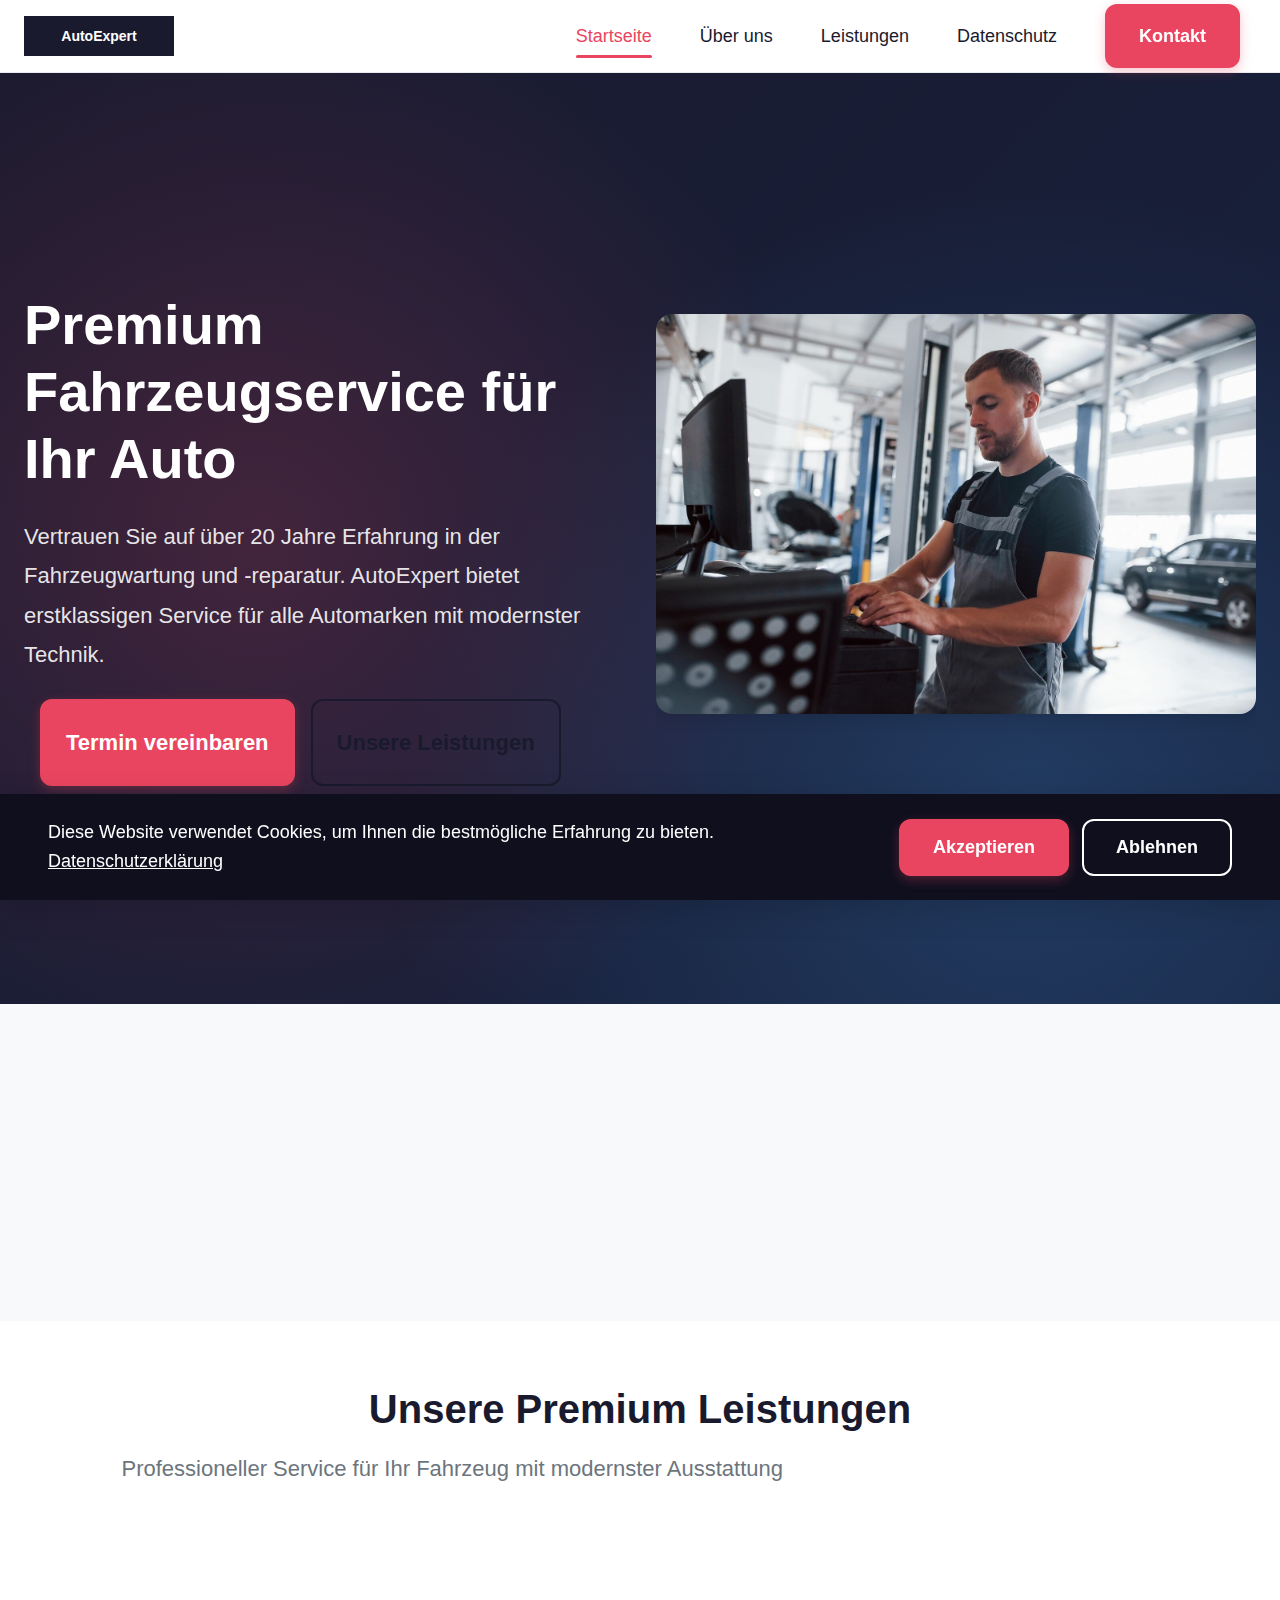
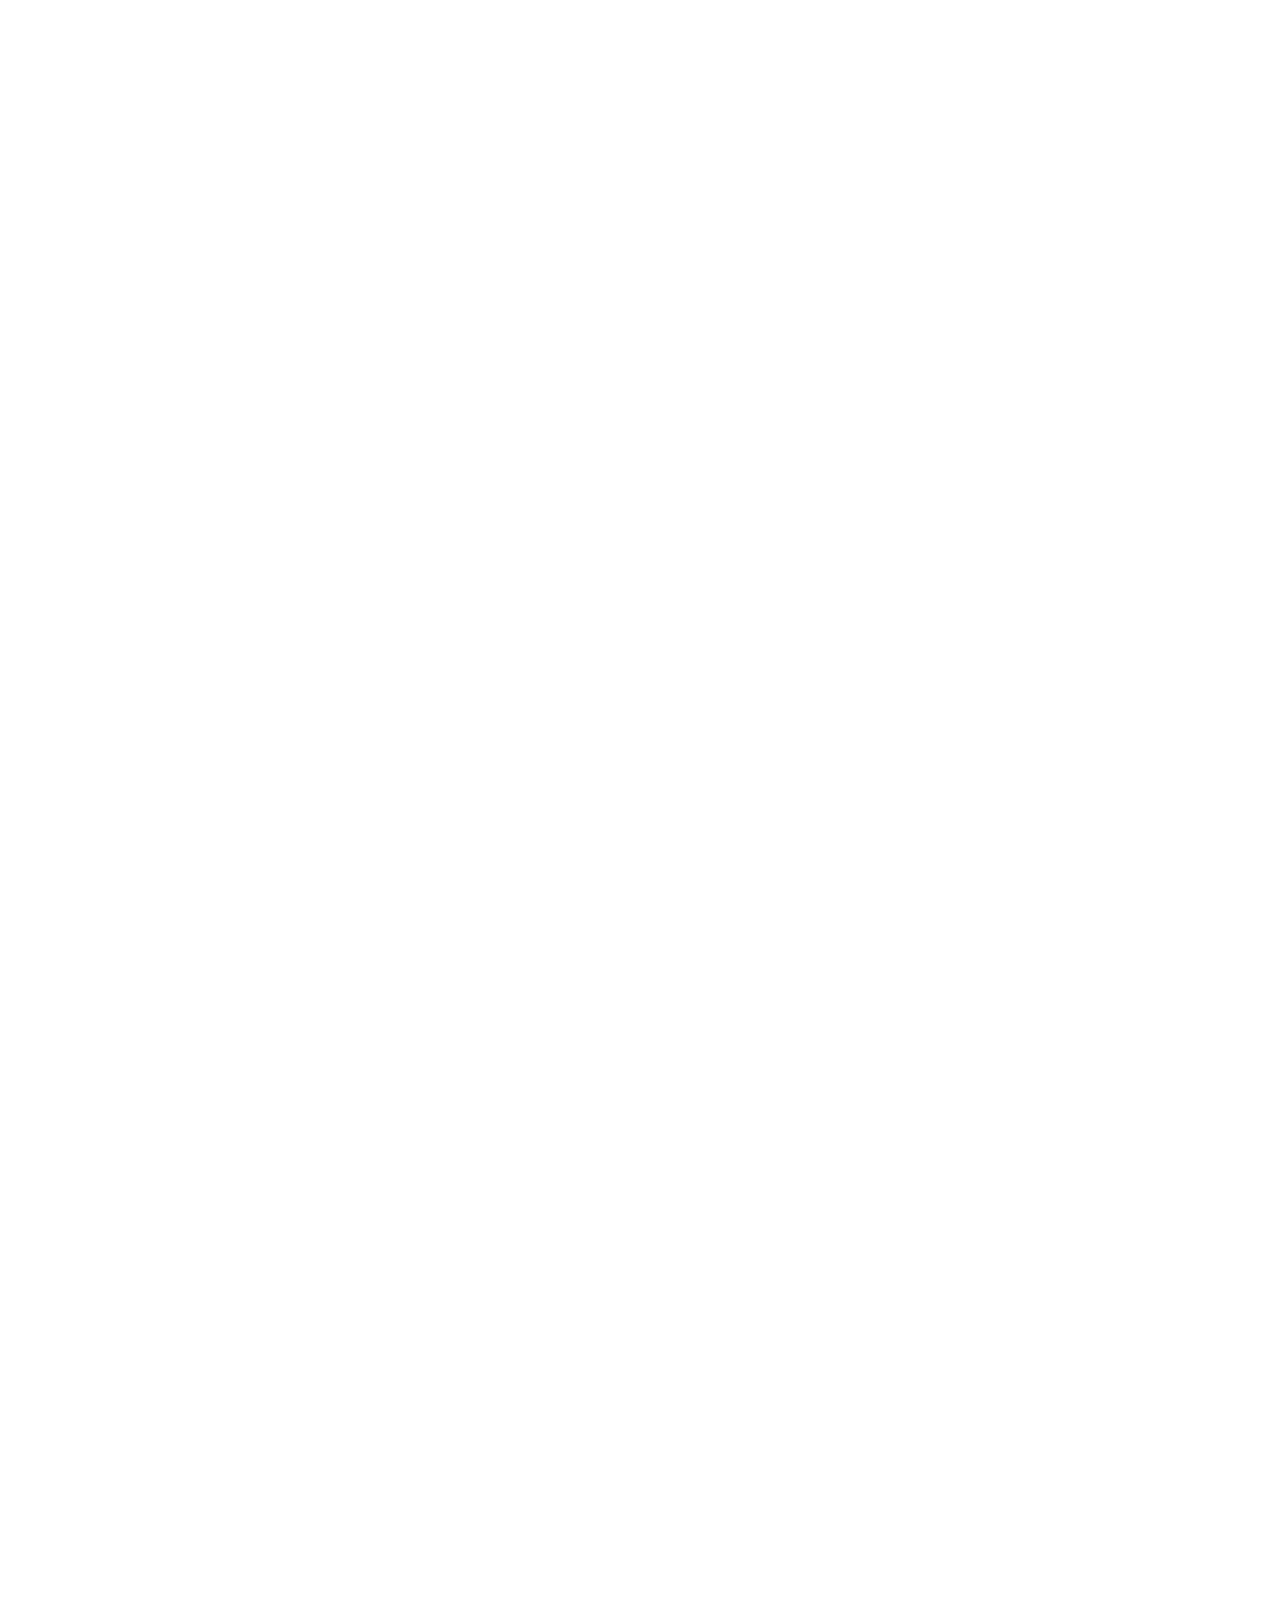
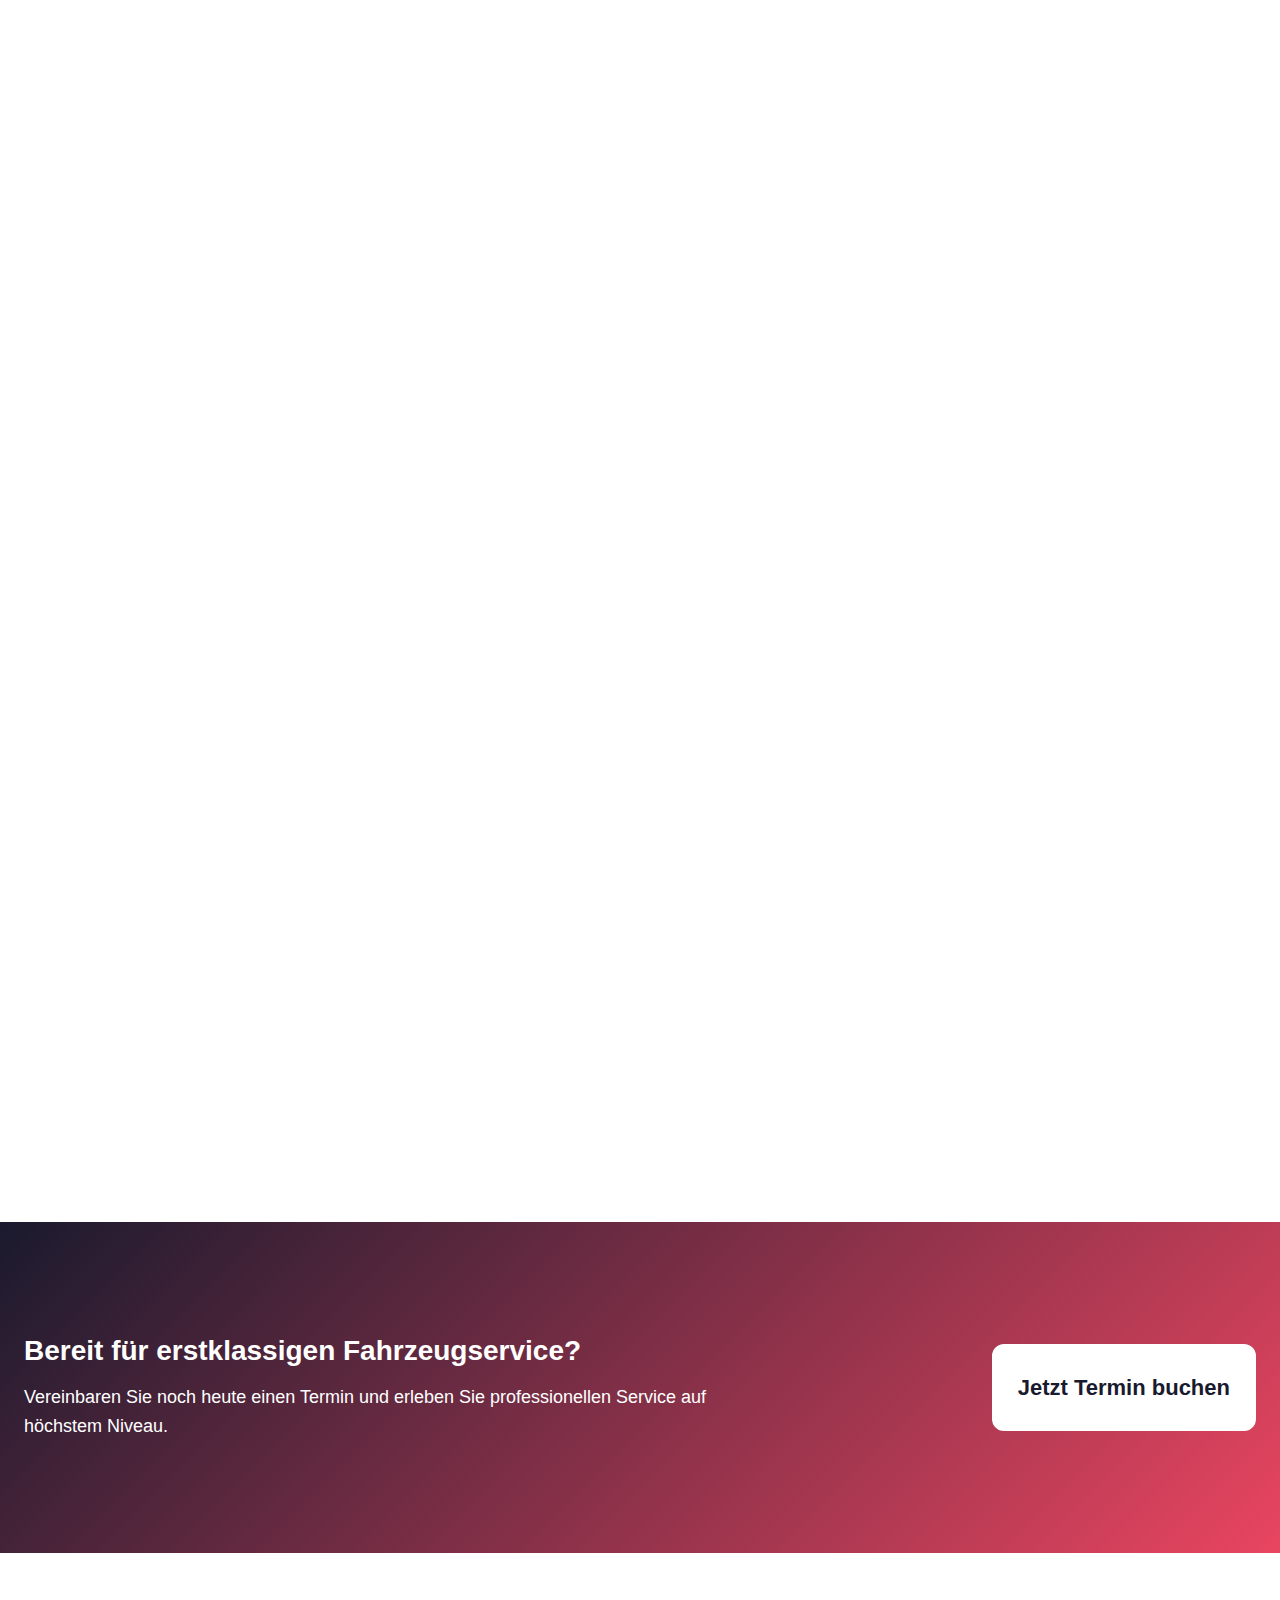
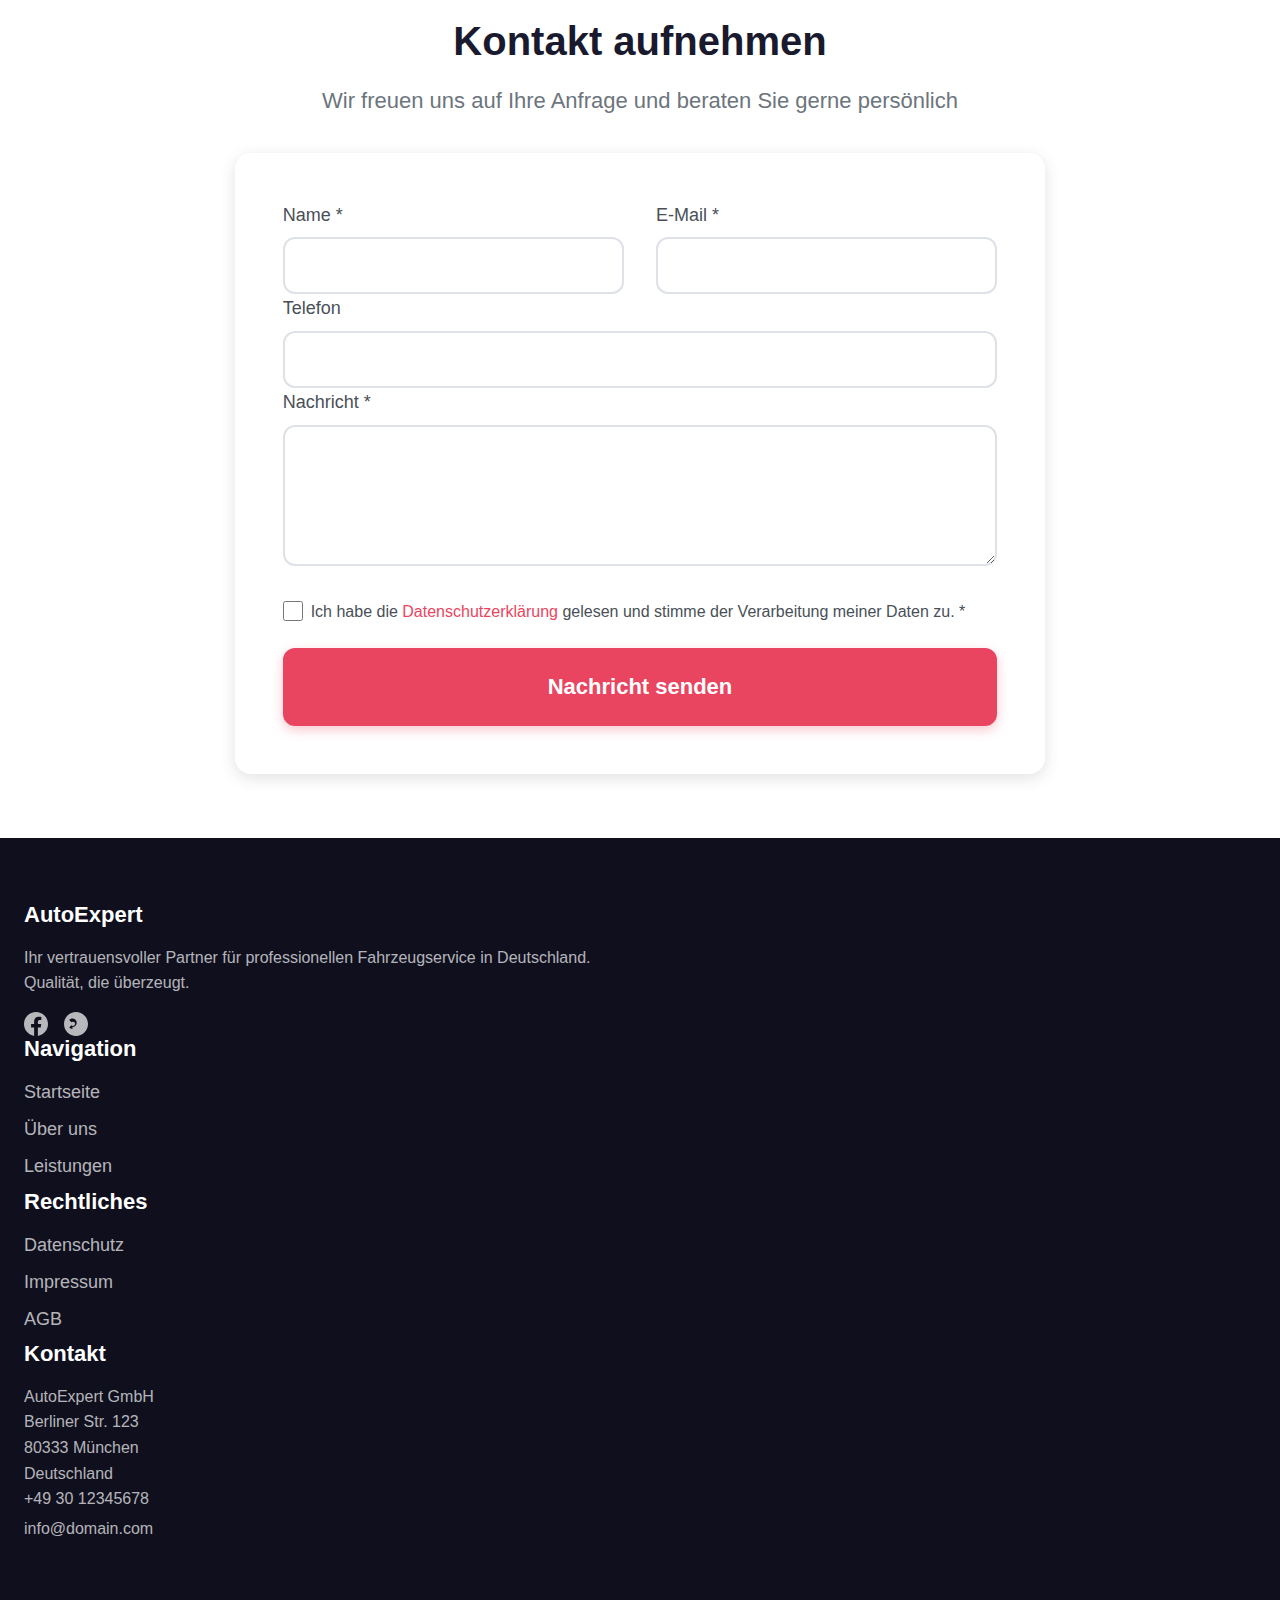
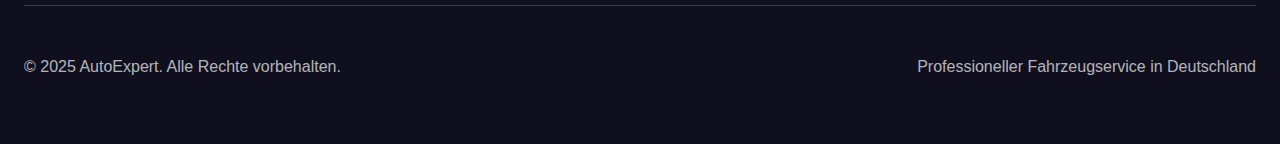
<file: index.html>
<!DOCTYPE html><html lang="de"><head>
  <meta charset="UTF-8">
  <meta name="viewport" content="width=device-width, initial-scale=1.0">
  <title>AutoExpert - Premium Fahrzeugservice und Beratung in Deutschland</title>
  <meta name="description" content="AutoExpert bietet professionelle Fahrzeugservice, Wartung und Beratung in Deutschland. Experten für alle Automarken mit modernstem Equipment.">
  <meta property="og:title" content="AutoExpert - Premium Fahrzeugservice und Beratung">
  <meta property="og:description" content="Professionelle Fahrzeugservice, Wartung und Beratung in Deutschland. Experten für alle Automarken.">
  <meta property="og:type" content="website">
  <meta property="og:url" content="https://domain.com">
  <link rel="canonical" href="https://domain.com">
  <link rel="stylesheet" href="style.css">
  <link rel="icon" type="image/png" href="/favicon.png">
  <link rel="apple-touch-icon" href="/apple-touch-icon.png">
 </head>
 <body>
  <header class="navbar navbar-expand-md sticky-top bg-white border-bottom">
   <div class="container">
    <a class="navbar-brand" href="/" aria-label="AutoExpert Startseite"> 
     <div class="c-logo">
      <div class="ratio ratio-1x1 d-inline-block" style="width: 150px; height: 40px;">
       <svg viewBox="0 0 150 40" fill="none" xmlns="http://www.w3.org/2000/svg" class="c-logo__img">
        <rect width="150" height="40" fill="var(--color-primary)"></rect> <text x="75" y="25" text-anchor="middle" fill="white" font-size="14" font-weight="bold">AutoExpert</text>
       </svg>
      </div>
     </div> 
    </a>
    <button class="navbar-toggler" type="button" data-bs-toggle="collapse" data-bs-target="#navbarNav" aria-controls="navbarNav" aria-expanded="false" aria-label="Navigation umschalten"><span class="navbar-toggler-icon"></span></button>
    <div class="collapse navbar-collapse" id="navbarNav">
     <ul class="navbar-nav ms-auto">
      <li class="nav-item"><a class="nav-link" href="/" aria-current="page">Startseite</a></li>
      <li class="nav-item"><a class="nav-link" href="about.html">Über uns</a></li>
      <li class="nav-item"><a class="nav-link" href="services.html">Leistungen</a></li>
      <li class="nav-item"><a class="nav-link" href="privacy.html">Datenschutz</a></li>
     </ul>
     <a href="#contact" class="btn btn-primary ms-3">Kontakt</a>
    </div>
   </div>
  </header>
  <main>
   <section class="hero-section py-5" style="scroll-margin-top: var(--nav-h);">
    <div class="container py-md-5">
     <div class="row align-items-center min-vh-75">
      <div class="col-lg-6" data-aos="fade-right">
       <h1 class="display-4 fw-bold mb-4">Premium Fahrzeugservice für Ihr Auto</h1>
       <p class="lead mb-4">Vertrauen Sie auf über 20 Jahre Erfahrung in der Fahrzeugwartung und -reparatur. AutoExpert bietet erstklassigen Service für alle Automarken mit modernster Technik.</p>
       <div class="d-flex flex-column flex-sm-row gap-3">
        <a href="#contact" class="btn btn-primary btn-lg px-4">Termin vereinbaren</a> <a href="services.html" class="btn btn-outline-primary btn-lg px-4">Unsere Leistungen</a>
       </div>
      </div>
      <div class="col-lg-6" data-aos="fade-left">
       <div class="ratio ratio-4x3">
        <img src="img/modern-technologies-man-workshop-uniform-use-computer-his-job-fixing-broken-c.jpg" alt="Moderner Fahrzeugservice, professionelle Werkstatt, Automechaniker" class="img-fluid rounded shadow" loading="eager">
       </div>
      </div>
     </div>
    </div>
   </section>
   <section class="trust-badges py-4 py-md-5 bg-light">
    <div class="container">
     <div class="row text-center" data-aos="fade-up">
      <div class="col-6 col-md-3 mb-3">
       <div class="ratio ratio-1x1 mx-auto mb-2" style="width: 60px;">
        <svg viewBox="0 0 24 24" fill="var(--color-primary)" xmlns="http://www.w3.org/2000/svg">
         <path d="M9 12l2 2 4-4m5.618-4.016A11.955 11.955 0 0112 2.944a11.955 11.955 0 01-8.618 3.04A12.02 12.02 0 003 9c0 5.591 3.824 10.29 9 11.622 5.176-1.332 9-6.03 9-11.622 0-1.042-.133-2.052-.382-3.016z"></path>
        </svg>
       </div>
       <h4 class="h6 mb-1">Zertifiziert</h4>
       <p class="small text-muted mb-0">TÜV geprüft</p>
      </div>
      <div class="col-6 col-md-3 mb-3">
       <div class="ratio ratio-1x1 mx-auto mb-2" style="width: 60px;">
        <svg viewBox="0 0 24 24" fill="var(--color-primary)" xmlns="http://www.w3.org/2000/svg">
         <path d="M12 2l3.09 6.26L22 9.27l-5 4.87 1.18 6.88L12 17.77l-6.18 3.25L7 14.14 2 9.27l6.91-1.01L12 2z"></path>
        </svg>
       </div>
       <h4 class="h6 mb-1">Ausgezeichnet</h4>
       <p class="small text-muted mb-0">4.8/5 Sterne</p>
      </div>
      <div class="col-6 col-md-3 mb-3">
       <div class="ratio ratio-1x1 mx-auto mb-2" style="width: 60px;">
        <svg viewBox="0 0 24 24" fill="var(--color-primary)" xmlns="http://www.w3.org/2000/svg">
         <path d="M12 2C6.48 2 2 6.48 2 12s4.48 10 10 10 10-4.48 10-10S17.52 2 12 2zm-2 15l-5-5 1.41-1.41L10 14.17l7.59-7.59L19 8l-9 9z"></path>
        </svg>
       </div>
       <h4 class="h6 mb-1">Garantie</h4>
       <p class="small text-muted mb-0">2 Jahre</p>
      </div>
      <div class="col-6 col-md-3 mb-3">
       <div class="ratio ratio-1x1 mx-auto mb-2" style="width: 60px;">
        <svg viewBox="0 0 24 24" fill="var(--color-primary)" xmlns="http://www.w3.org/2000/svg">
         <path d="M12 2l2.09 6.26L20 9.27l-5 4.87 1.18 6.88L12 17.77l-6.18 3.25L7 14.14 2 9.27l6.91-1.01L12 2z"></path>
        </svg>
       </div>
       <h4 class="h6 mb-1">Erfahrung</h4>
       <p class="small text-muted mb-0">20+ Jahre</p>
      </div>
     </div>
    </div>
   </section>
   <section class="featured-services py-4 py-md-5" id="services">
    <div class="container">
     <div class="text-center mb-5" data-aos="fade-up">
      <h2 class="display-5 fw-bold mb-3">Unsere Premium Leistungen</h2>
      <p class="lead text-muted">Professioneller Service für Ihr Fahrzeug mit modernster Ausstattung</p>
     </div>
     <div class="row g-4">
      <div class="col-md-6 col-lg-4" data-aos="fade-up" data-aos-delay="100">
       <div class="card h-100 border-0 shadow-sm">
        <div class="ratio ratio-16x9">
         <img src="img/bus-maintenance-worker-checking-oil-level-filter-condition_473712-3582.jpg" alt="Fahrzeugwartung, Ölwechsel, Inspektion" class="card-img-top" loading="lazy">
        </div>
        <div class="card-body d-flex flex-column">
         <h3 class="card-title h5">Wartung &amp; Inspektion</h3>
         <p class="card-text">Regelmäßige Wartung nach Herstellervorgaben für optimale Fahrzeugleistung und Werteerhalt.</p>
         <a href="services.html#wartung" class="btn btn-outline-primary mt-auto">Mehr erfahren</a>
        </div>
       </div>
      </div>
      <div class="col-md-6 col-lg-4" data-aos="fade-up" data-aos-delay="200">
       <div class="card h-100 border-0 shadow-sm">
        <div class="ratio ratio-16x9">
         <img src="img/mechanic-using-tablet-fix-car-repair-garage_1134-47663.jpg" alt="Fahrzeugreparatur, Motordiagnose, Werkstatt" class="card-img-top" loading="lazy">
        </div>
        <div class="card-body d-flex flex-column">
         <h3 class="card-title h5">Reparaturen</h3>
         <p class="card-text">Fachgerechte Reparaturen aller Fahrzeugkomponenten mit Originalteilen und modernster Diagnosetechnik.</p>
         <a href="services.html#reparaturen" class="btn btn-outline-primary mt-auto">Mehr erfahren</a>
        </div>
       </div>
      </div>
      <div class="col-md-6 col-lg-4" data-aos="fade-up" data-aos-delay="300">
       <div class="card h-100 border-0 shadow-sm">
        <div class="ratio ratio-16x9">
         <img src="img/man-caucasian-appearance-receives-signal-walkietalkie-writes-message-journal-.jpg" alt="TÜV Vorbereitung, Hauptuntersuchung, Fahrzeugprüfung" class="card-img-top" loading="lazy">
        </div>
        <div class="card-body d-flex flex-column">
         <h3 class="card-title h5">TÜV-Vorbereitung</h3>
         <p class="card-text">Professionelle Vorbereitung auf Hauptuntersuchung und Abgasuntersuchung für sicheres Bestehen.</p>
         <a href="services.html#tuev" class="btn btn-outline-primary mt-auto">Mehr erfahren</a>
        </div>
       </div>
      </div>
     </div>
    </div>
   </section>
   <section class="cta-section py-5 bg-primary text-white">
    <div class="container py-md-4">
     <div class="row align-items-center">
      <div class="col-lg-8" data-aos="fade-right">
       <h2 class="h3 mb-3">Bereit für erstklassigen Fahrzeugservice?</h2>
       <p class="mb-4 mb-lg-0">Vereinbaren Sie noch heute einen Termin und erleben Sie professionellen Service auf höchstem Niveau.</p>
      </div>
      <div class="col-lg-4 text-lg-end" data-aos="fade-left">
       <a href="#contact" class="btn btn-light btn-lg px-4">Jetzt Termin buchen</a>
      </div>
     </div>
    </div>
   </section>
   <section class="contact-section py-4 py-md-5" id="contact">
    <div class="container">
     <div class="row">
      <div class="col-lg-8 mx-auto">
       <div class="text-center mb-5" data-aos="fade-up">
        <h2 class="display-5 fw-bold mb-3">Kontakt aufnehmen</h2>
        <p class="lead text-muted">Wir freuen uns auf Ihre Anfrage und beraten Sie gerne persönlich</p>
       </div>
       <form class="contact-form" method="POST" action="thank_you.html" data-aos="fade-up">
        <div class="row g-3">
         <div class="col-md-6">
          <label for="name" class="form-label">Name *</label> <input type="text" class="form-control" id="name" name="name" required="">
          <div class="invalid-feedback">Bitte geben Sie Ihren Namen ein.</div>
         </div>
         <div class="col-md-6">
          <label for="email" class="form-label">E-Mail *</label> <input type="email" class="form-control" id="email" name="email" required="">
          <div class="invalid-feedback">Bitte geben Sie eine gültige E-Mail-Adresse ein.</div>
         </div>
         <div class="col-12">
          <label for="phone" class="form-label">Telefon</label> <input type="tel" class="form-control" id="phone" name="phone">
          <div class="invalid-feedback">Bitte geben Sie eine gültige Telefonnummer ein.</div>
         </div>
         <div class="col-12">
          <label for="message" class="form-label">Nachricht *</label> <textarea class="form-control" id="message" name="message" rows="5" required=""></textarea>
          <div class="invalid-feedback">Bitte geben Sie Ihre Nachricht ein.</div>
         </div>
         <div class="col-12">
          <div class="form-check">
           <input class="form-check-input" type="checkbox" id="privacy" name="privacy" required=""> <label class="form-check-label" for="privacy"> Ich habe die <a href="privacy.html" class="text-primary">Datenschutzerklärung</a> gelesen und stimme der Verarbeitung meiner Daten zu. * </label>
           <div class="invalid-feedback">Bitte stimmen Sie der Datenschutzerklärung zu.</div>
          </div>
         </div>
         <div class="col-12">
          <button type="submit" class="btn btn-primary btn-lg w-100">Nachricht senden</button>
         </div>
        </div>
       </form>
      </div>
     </div>
    </div>
   </section>
  </main>
  <div class="cookie-banner position-fixed bottom-0 start-0 end-0 bg-dark text-white p-3 d-none" style="z-index: 1050;">
   <div class="container">
    <div class="row align-items-center">
     <div class="col-md-8">
      <p class="mb-2 mb-md-0">Diese Website verwendet Cookies, um Ihnen die bestmögliche Erfahrung zu bieten. <a href="privacy.html" class="text-white">Datenschutzerklärung</a></p>
     </div>
     <div class="col-md-4 text-md-end">
      <button class="btn btn-primary me-2" id="acceptCookies">Akzeptieren</button>
      <button class="btn btn-outline-light" id="declineCookies">Ablehnen</button>
     </div>
    </div>
   </div>
  </div>
  <footer class="bg-dark text-white py-4 py-md-5">
   <div class="container">
    <div class="row g-4">
     <div class="col-lg-4">
      <h5 class="mb-3">AutoExpert</h5>
      <p class="mb-3">Ihr vertrauensvoller Partner für professionellen Fahrzeugservice in Deutschland. Qualität, die überzeugt.</p>
      <div class="d-flex gap-3">
       <a href="#" class="text-white-50" aria-label="Facebook"> 
        <div class="ratio ratio-1x1" style="width: 24px;">
         <svg viewBox="0 0 24 24" fill="currentColor" xmlns="http://www.w3.org/2000/svg">
          <path d="M24 12.073c0-6.627-5.373-12-12-12s-12 5.373-12 12c0 5.99 4.388 10.954 10.125 11.854v-8.385H7.078v-3.47h3.047V9.43c0-3.007 1.792-4.669 4.533-4.669 1.312 0 2.686.235 2.686.235v2.953H15.83c-1.491 0-1.956.925-1.956 1.874v2.25h3.328l-.532 3.47h-2.796v8.385C19.612 23.027 24 18.062 24 12.073z"></path>
         </svg>
        </div> 
       </a> <a href="#" class="text-white-50" aria-label="Instagram"> 
        <div class="ratio ratio-1x1" style="width: 24px;">
         <svg viewBox="0 0 24 24" fill="currentColor" xmlns="http://www.w3.org/2000/svg">
          <path d="M12.017 0C5.396 0 .029 5.367.029 11.987c0 6.62 5.367 11.987 11.988 11.987 6.62 0 11.987-5.367 11.987-11.987C24.014 5.367 18.637.001 12.017.001zM8.449 16.988c-1.297 0-2.448-.563-3.239-1.453l2.21-2.21c.392.392.931.634 1.53.634.598 0 1.137-.242 1.529-.634.392-.392.634-.931.634-1.529 0-.598-.242-1.137-.634-1.529-.392-.392-.931-.634-1.529-.634-.598 0-1.138.242-1.53.634l-2.21-2.21c.791-.89 1.942-1.453 3.239-1.453 2.346 0 4.251 1.905 4.251 4.251 0 2.346-1.905 4.251-4.251 4.251z"></path>
         </svg>
        </div> 
       </a>
      </div>
     </div>
     <div class="col-md-6 col-lg-2">
      <h5 class="mb-3">Navigation</h5>
      <ul class="list-unstyled">
       <li><a href="/" class="text-white-50 text-decoration-none">Startseite</a></li>
       <li><a href="about.html" class="text-white-50 text-decoration-none">Über uns</a></li>
       <li><a href="services.html" class="text-white-50 text-decoration-none">Leistungen</a></li>
      </ul>
     </div>
     <div class="col-md-6 col-lg-3">
      <h5 class="mb-3">Rechtliches</h5>
      <ul class="list-unstyled">
       <li><a href="privacy.html" class="text-white-50 text-decoration-none">Datenschutz</a></li>
       <li><a href="#" class="text-white-50 text-decoration-none">Impressum</a></li>
       <li><a href="#" class="text-white-50 text-decoration-none">AGB</a></li>
      </ul>
     </div>
     <div class="col-lg-3">
      <h5 class="mb-3">Kontakt</h5>
      <address class="small text-white-50">AutoExpert GmbH
       <br>
       Berliner Str. 123
       <br>
       80333 München
       <br>
       Deutschland</address>
      <p class="small text-white-50 mb-1"><a href="tel:+4930123456789" class="text-white-50 text-decoration-none">+49 30 12345678</a></p>
      <p class="small text-white-50"><a href="mailto:info@domain.com" class="text-white-50 text-decoration-none">info@domain.com</a></p>
     </div>
    </div>
    <hr class="my-4 border-secondary">
    <div class="row align-items-center">
     <div class="col-md-6">
      <p class="small text-white-50 mb-0">© 2025 AutoExpert. Alle Rechte vorbehalten.</p>
     </div>
     <div class="col-md-6 text-md-end">
      <p class="small text-white-50 mb-0">Professioneller Fahrzeugservice in Deutschland</p>
     </div>
    </div>
   </div>
  </footer>
  <script src="script.js" defer=""></script>
 
</body></html>
</file>
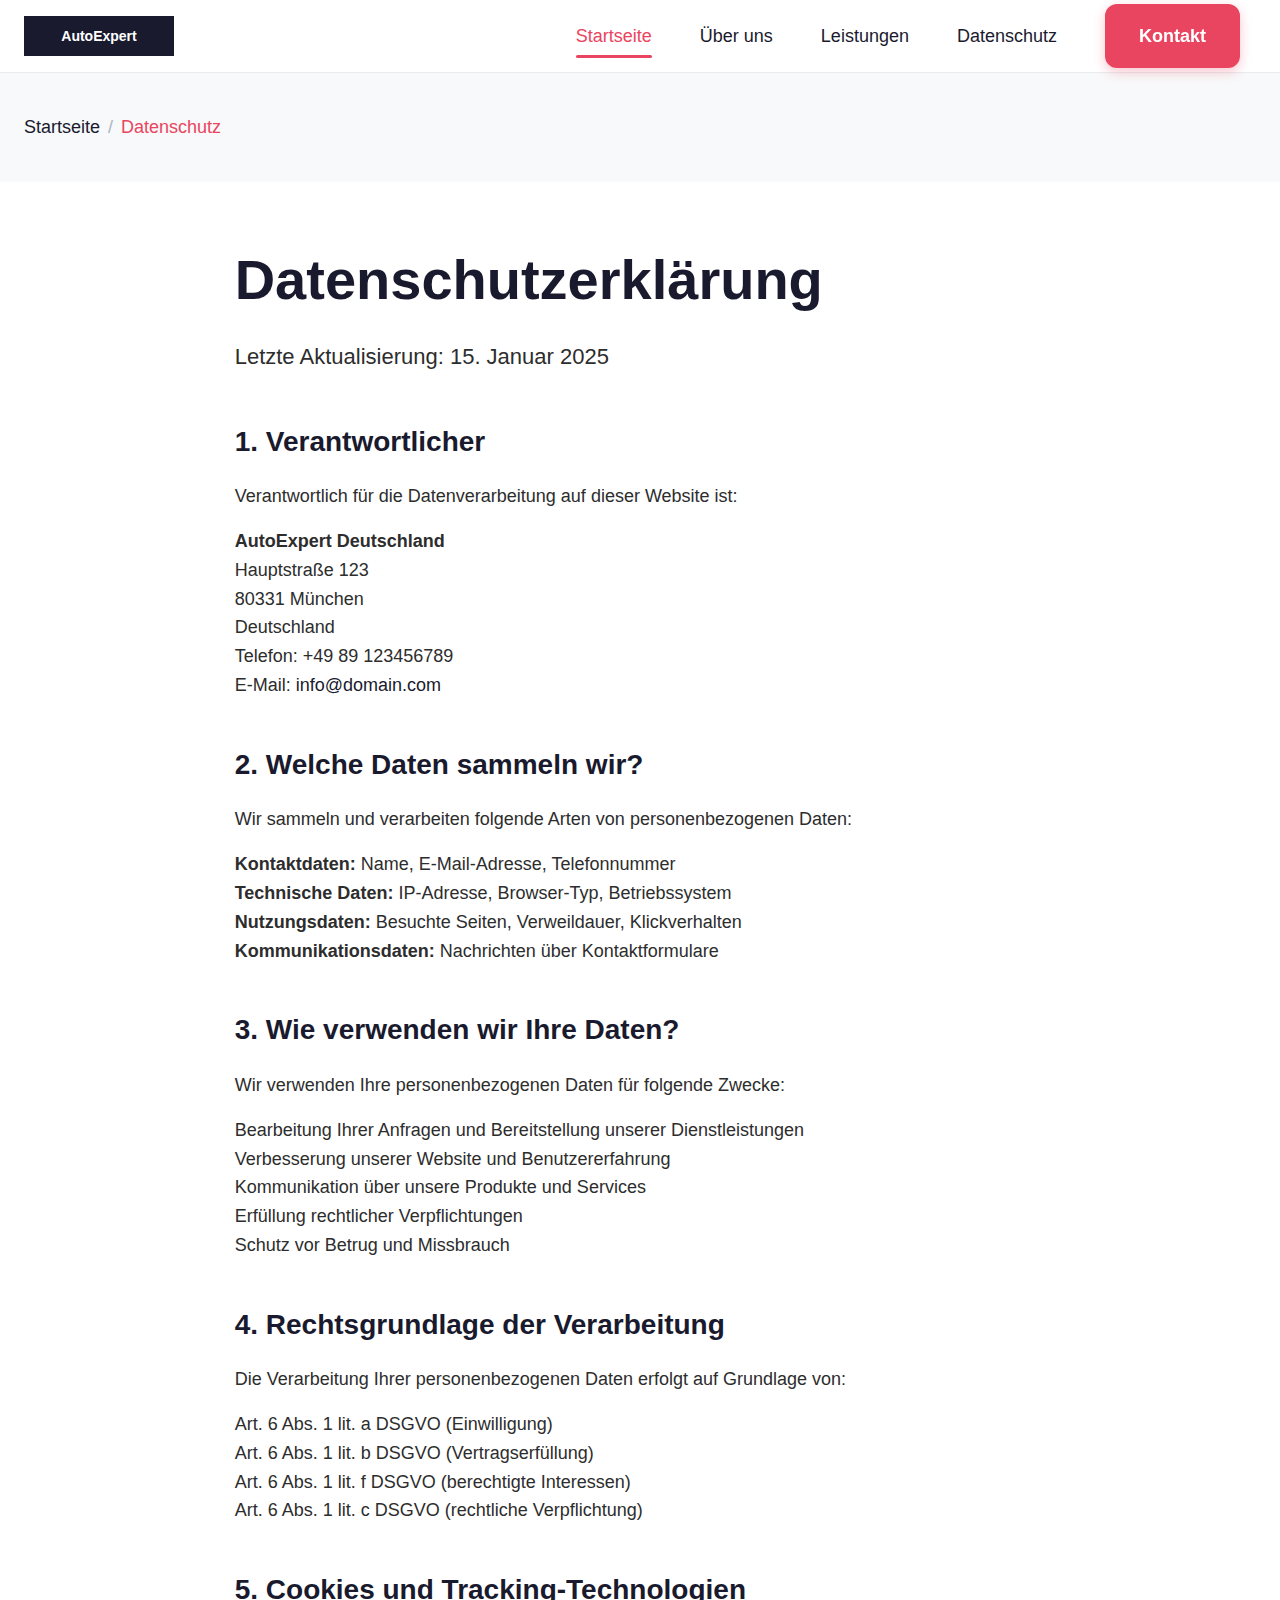
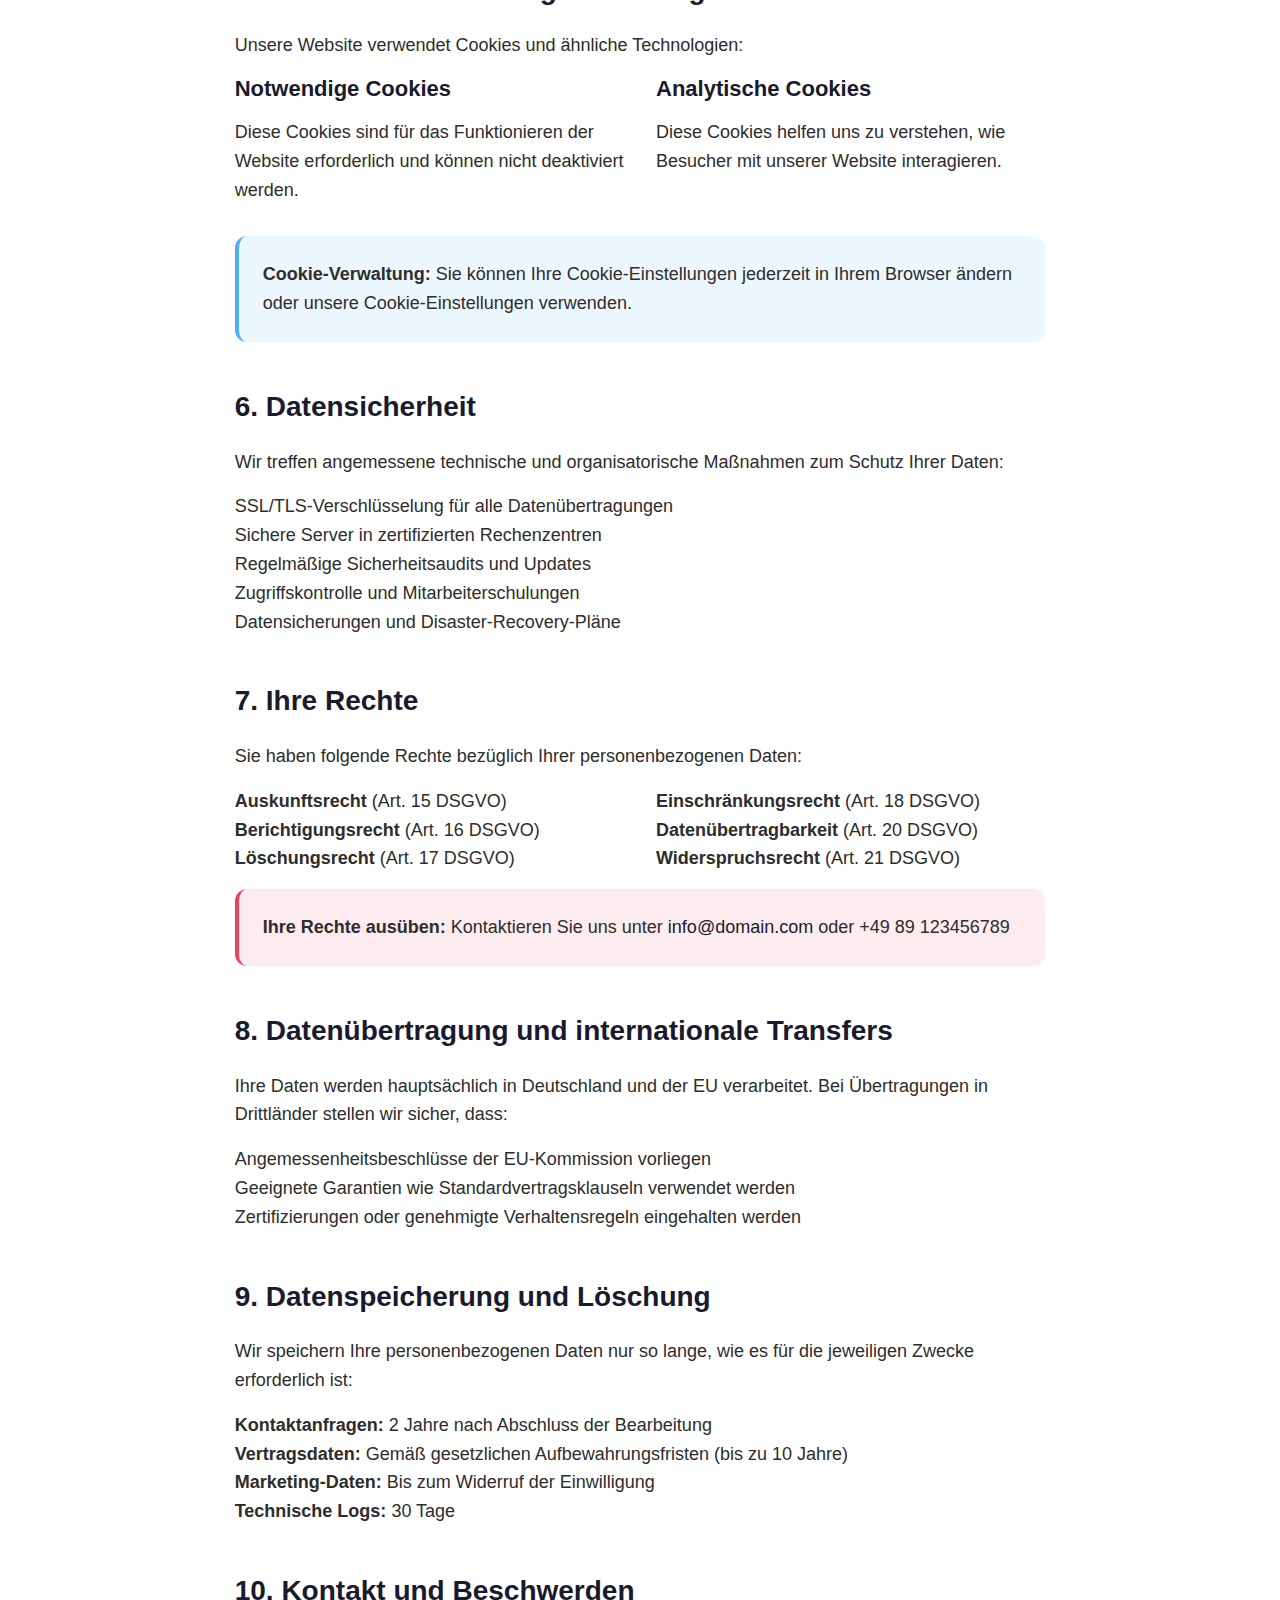
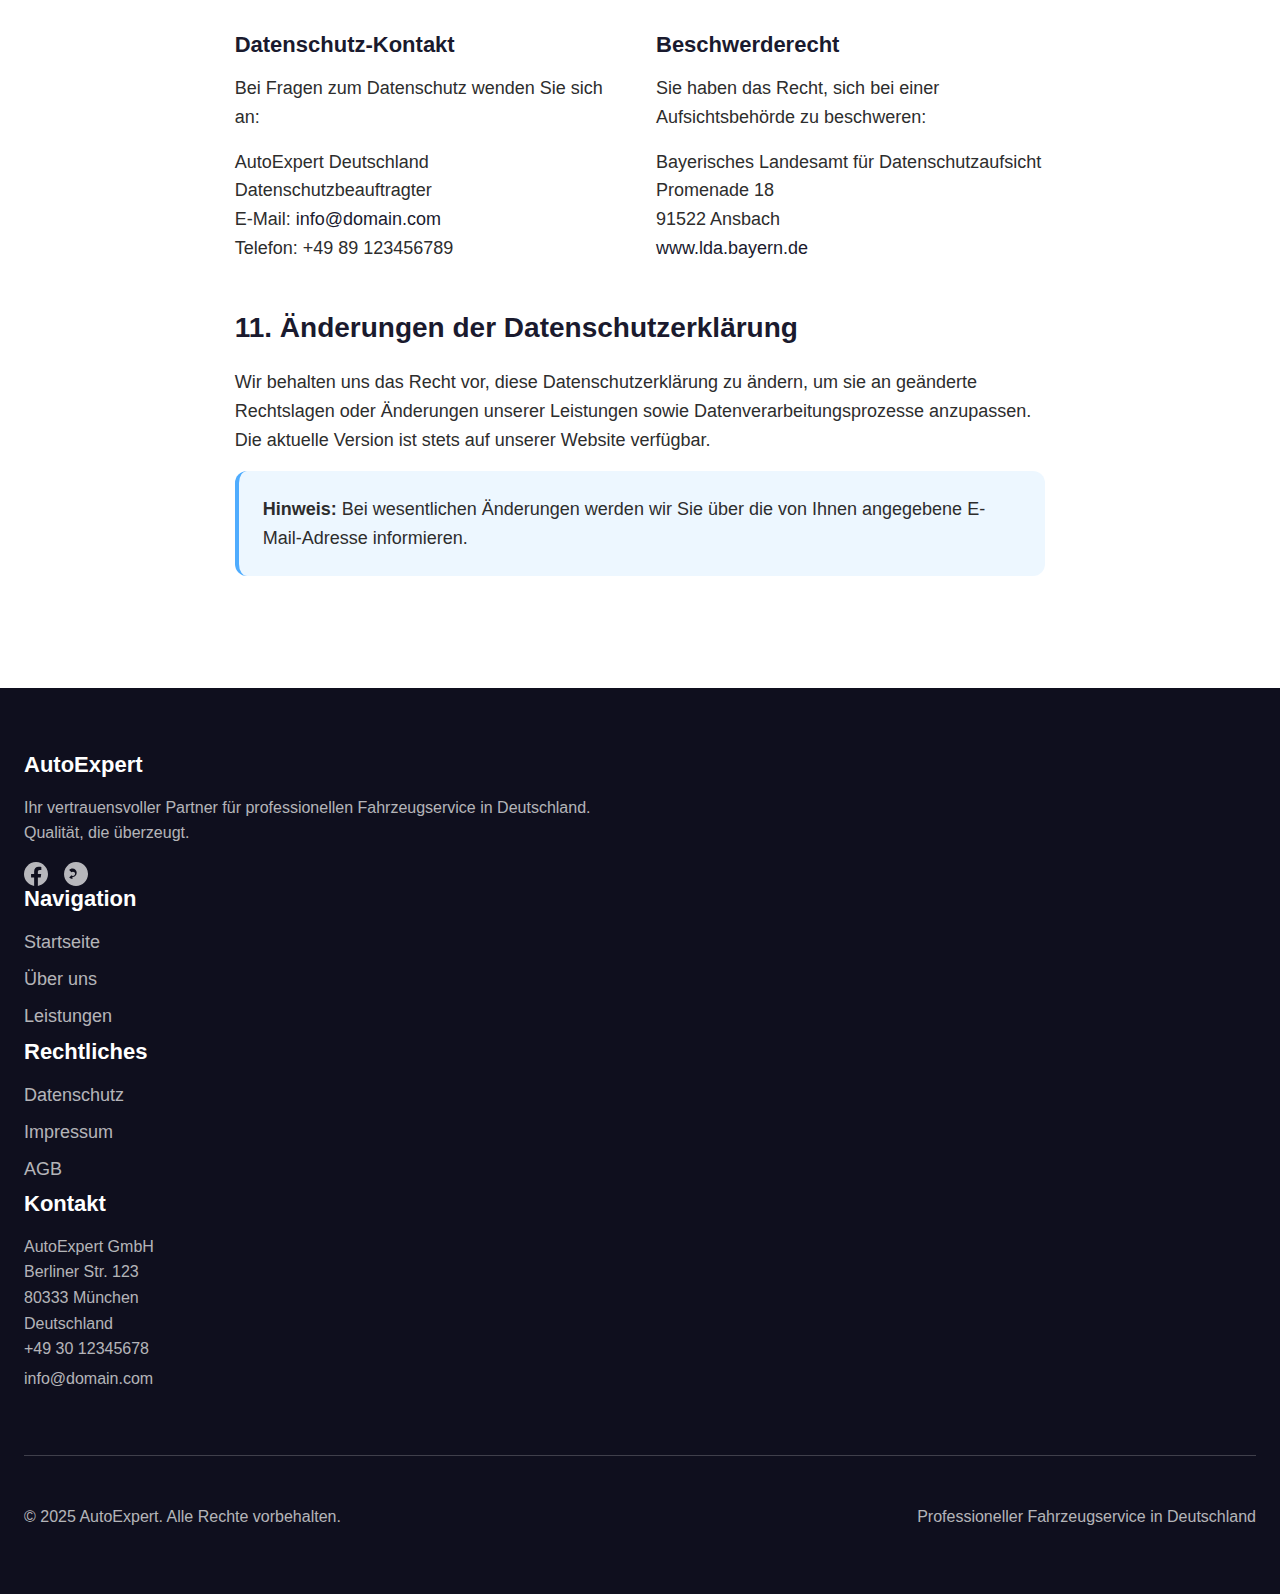
<file: privacy.html>
<!doctype html>
<html lang="de">
 <head>
  <meta charset="UTF-8">
  <meta name="viewport" content="width=device-width, initial-scale=1.0">
  <title>Datenschutz - AutoExpert Deutschland</title>
  <meta name="description" content="Datenschutzerklärung von AutoExpert Deutschland. Erfahren Sie, wie wir Ihre persönlichen Daten schützen und verarbeiten.">
  <meta property="og:title" content="Datenschutz - AutoExpert Deutschland">
  <meta property="og:description" content="Datenschutzerklärung von AutoExpert Deutschland. Erfahren Sie, wie wir Ihre persönlichen Daten schützen und verarbeiten.">
  <meta property="og:type" content="website">
  <meta property="og:url" content="https://domain.com/privacy.html">
  <meta property="og:site_name" content="AutoExpert Deutschland">
  <link rel="canonical" href="https://domain.com/privacy.html">
  <link rel="stylesheet" href="style.css">
  <link rel="icon" type="image/png" href="/favicon.png">
  <link rel="apple-touch-icon" href="/apple-touch-icon.png">
 </head>
 <body>
  <header class="navbar navbar-expand-md sticky-top bg-white border-bottom">
   <div class="container">
    <a class="navbar-brand" href="/" aria-label="AutoExpert Startseite"> 
     <div class="c-logo">
      <div class="ratio ratio-1x1 d-inline-block" style="width: 150px; height: 40px;">
       <svg viewBox="0 0 150 40" fill="none" xmlns="http://www.w3.org/2000/svg" class="c-logo__img">
        <rect width="150" height="40" fill="var(--color-primary)" /> <text x="75" y="25" text-anchor="middle" fill="white" font-size="14" font-weight="bold">AutoExpert</text>
       </svg>
      </div>
     </div> 
    </a>
    <button class="navbar-toggler" type="button" data-bs-toggle="collapse" data-bs-target="#navbarNav" aria-controls="navbarNav" aria-expanded="false" aria-label="Navigation umschalten"><span class="navbar-toggler-icon"></span></button>
    <div class="collapse navbar-collapse" id="navbarNav">
     <ul class="navbar-nav ms-auto">
      <li class="nav-item"><a class="nav-link" href="/" aria-current="page">Startseite</a></li>
      <li class="nav-item"><a class="nav-link" href="about.html">Über uns</a></li>
      <li class="nav-item"><a class="nav-link" href="services.html">Leistungen</a></li>
      <li class="nav-item"><a class="nav-link" href="privacy.html">Datenschutz</a></li>
     </ul>
     <a href="#contact" class="btn btn-primary ms-3">Kontakt</a>
    </div>
   </div>
  </header>
  <main>
   <nav aria-label="breadcrumb" class="py-3 bg-light">
    <div class="container">
     <ol class="breadcrumb mb-0">
      <li class="breadcrumb-item"><a href="index.html">Startseite</a></li>
      <li class="breadcrumb-item active" aria-current="page">Datenschutz</li>
     </ol>
    </div>
   </nav>
   <section class="py-4 py-md-5" style="scroll-margin-top: var(--nav-h)">
    <div class="container">
     <div class="row justify-content-center">
      <div class="col-lg-8">
       <h1 class="display-4 mb-4">Datenschutzerklärung</h1>
       <p class="lead mb-4">Letzte Aktualisierung: 15. Januar 2025</p>
       <div class="privacy-content">
        <section class="mb-5">
         <h2 class="h3 mb-3">1. Verantwortlicher</h2>
         <p>Verantwortlich für die Datenverarbeitung auf dieser Website ist:</p>
         <address class="not-italic"><strong>AutoExpert Deutschland</strong>
          <br>
          Hauptstraße 123
          <br>
          80331 München
          <br>
          Deutschland
          <br>
          Telefon: +49 89 123456789
          <br>
          E-Mail: <a href="mailto:info@domain.com">info@domain.com</a></address>
        </section>
        <section class="mb-5">
         <h2 class="h3 mb-3">2. Welche Daten sammeln wir?</h2>
         <p>Wir sammeln und verarbeiten folgende Arten von personenbezogenen Daten:</p>
         <ul>
          <li><strong>Kontaktdaten:</strong> Name, E-Mail-Adresse, Telefonnummer</li>
          <li><strong>Technische Daten:</strong> IP-Adresse, Browser-Typ, Betriebssystem</li>
          <li><strong>Nutzungsdaten:</strong> Besuchte Seiten, Verweildauer, Klickverhalten</li>
          <li><strong>Kommunikationsdaten:</strong> Nachrichten über Kontaktformulare</li>
         </ul>
        </section>
        <section class="mb-5">
         <h2 class="h3 mb-3">3. Wie verwenden wir Ihre Daten?</h2>
         <p>Wir verwenden Ihre personenbezogenen Daten für folgende Zwecke:</p>
         <ul>
          <li>Bearbeitung Ihrer Anfragen und Bereitstellung unserer Dienstleistungen</li>
          <li>Verbesserung unserer Website und Benutzererfahrung</li>
          <li>Kommunikation über unsere Produkte und Services</li>
          <li>Erfüllung rechtlicher Verpflichtungen</li>
          <li>Schutz vor Betrug und Missbrauch</li>
         </ul>
        </section>
        <section class="mb-5">
         <h2 class="h3 mb-3">4. Rechtsgrundlage der Verarbeitung</h2>
         <p>Die Verarbeitung Ihrer personenbezogenen Daten erfolgt auf Grundlage von:</p>
         <ul>
          <li>Art. 6 Abs. 1 lit. a DSGVO (Einwilligung)</li>
          <li>Art. 6 Abs. 1 lit. b DSGVO (Vertragserfüllung)</li>
          <li>Art. 6 Abs. 1 lit. f DSGVO (berechtigte Interessen)</li>
          <li>Art. 6 Abs. 1 lit. c DSGVO (rechtliche Verpflichtung)</li>
         </ul>
        </section>
        <section class="mb-5">
         <h2 class="h3 mb-3">5. Cookies und Tracking-Technologien</h2>
         <p>Unsere Website verwendet Cookies und ähnliche Technologien:</p>
         <div class="row mt-3">
          <div class="col-md-6">
           <h4 class="h5">Notwendige Cookies</h4>
           <p>Diese Cookies sind für das Funktionieren der Website erforderlich und können nicht deaktiviert werden.</p>
          </div>
          <div class="col-md-6">
           <h4 class="h5">Analytische Cookies</h4>
           <p>Diese Cookies helfen uns zu verstehen, wie Besucher mit unserer Website interagieren.</p>
          </div>
         </div>
         <div class="alert alert-info mt-3">
          <strong>Cookie-Verwaltung:</strong> Sie können Ihre Cookie-Einstellungen jederzeit in Ihrem Browser ändern oder unsere Cookie-Einstellungen verwenden.
         </div>
        </section>
        <section class="mb-5">
         <h2 class="h3 mb-3">6. Datensicherheit</h2>
         <p>Wir treffen angemessene technische und organisatorische Maßnahmen zum Schutz Ihrer Daten:</p>
         <ul>
          <li>SSL/TLS-Verschlüsselung für alle Datenübertragungen</li>
          <li>Sichere Server in zertifizierten Rechenzentren</li>
          <li>Regelmäßige Sicherheitsaudits und Updates</li>
          <li>Zugriffskontrolle und Mitarbeiterschulungen</li>
          <li>Datensicherungen und Disaster-Recovery-Pläne</li>
         </ul>
        </section>
        <section class="mb-5">
         <h2 class="h3 mb-3">7. Ihre Rechte</h2>
         <p>Sie haben folgende Rechte bezüglich Ihrer personenbezogenen Daten:</p>
         <div class="row">
          <div class="col-md-6">
           <ul>
            <li><strong>Auskunftsrecht</strong> (Art. 15 DSGVO)</li>
            <li><strong>Berichtigungsrecht</strong> (Art. 16 DSGVO)</li>
            <li><strong>Löschungsrecht</strong> (Art. 17 DSGVO)</li>
           </ul>
          </div>
          <div class="col-md-6">
           <ul>
            <li><strong>Einschränkungsrecht</strong> (Art. 18 DSGVO)</li>
            <li><strong>Datenübertragbarkeit</strong> (Art. 20 DSGVO)</li>
            <li><strong>Widerspruchsrecht</strong> (Art. 21 DSGVO)</li>
           </ul>
          </div>
         </div>
         <div class="alert alert-primary mt-3">
          <strong>Ihre Rechte ausüben:</strong> Kontaktieren Sie uns unter <a href="mailto:info@domain.com">info@domain.com</a> oder +49 89 123456789
         </div>
        </section>
        <section class="mb-5">
         <h2 class="h3 mb-3">8. Datenübertragung und internationale Transfers</h2>
         <p>Ihre Daten werden hauptsächlich in Deutschland und der EU verarbeitet. Bei Übertragungen in Drittländer stellen wir sicher, dass:</p>
         <ul>
          <li>Angemessenheitsbeschlüsse der EU-Kommission vorliegen</li>
          <li>Geeignete Garantien wie Standardvertragsklauseln verwendet werden</li>
          <li>Zertifizierungen oder genehmigte Verhaltensregeln eingehalten werden</li>
         </ul>
        </section>
        <section class="mb-5">
         <h2 class="h3 mb-3">9. Datenspeicherung und Löschung</h2>
         <p>Wir speichern Ihre personenbezogenen Daten nur so lange, wie es für die jeweiligen Zwecke erforderlich ist:</p>
         <ul>
          <li><strong>Kontaktanfragen:</strong> 2 Jahre nach Abschluss der Bearbeitung</li>
          <li><strong>Vertragsdaten:</strong> Gemäß gesetzlichen Aufbewahrungsfristen (bis zu 10 Jahre)</li>
          <li><strong>Marketing-Daten:</strong> Bis zum Widerruf der Einwilligung</li>
          <li><strong>Technische Logs:</strong> 30 Tage</li>
         </ul>
        </section>
        <section class="mb-5">
         <h2 class="h3 mb-3">10. Kontakt und Beschwerden</h2>
         <div class="row">
          <div class="col-md-6">
           <h4 class="h5">Datenschutz-Kontakt</h4>
           <p>Bei Fragen zum Datenschutz wenden Sie sich an:</p>
           <address class="not-italic">AutoExpert Deutschland
            <br>
            Datenschutzbeauftragter
            <br>
            E-Mail: <a href="mailto:info@domain.com">info@domain.com</a>
            <br>
            Telefon: +49 89 123456789</address>
          </div>
          <div class="col-md-6">
           <h4 class="h5">Beschwerderecht</h4>
           <p>Sie haben das Recht, sich bei einer Aufsichtsbehörde zu beschweren:</p>
           <address class="not-italic">Bayerisches Landesamt für Datenschutzaufsicht
            <br>
            Promenade 18
            <br>
            91522 Ansbach
            <br>
            <a href="https://www.lda.bayern.de" target="_blank" rel="noopener">www.lda.bayern.de</a></address>
          </div>
         </div>
        </section>
        <section class="mb-5">
         <h2 class="h3 mb-3">11. Änderungen der Datenschutzerklärung</h2>
         <p>Wir behalten uns das Recht vor, diese Datenschutzerklärung zu ändern, um sie an geänderte Rechtslagen oder Änderungen unserer Leistungen sowie Datenverarbeitungsprozesse anzupassen. Die aktuelle Version ist stets auf unserer Website verfügbar.</p>
         <div class="alert alert-info">
          <strong>Hinweis:</strong> Bei wesentlichen Änderungen werden wir Sie über die von Ihnen angegebene E-Mail-Adresse informieren.
         </div>
        </section>
       </div>
      </div>
     </div>
    </div>
   </section>
  </main>
  <footer class="bg-dark text-white py-4 py-md-5">
   <div class="container">
    <div class="row g-4">
     <div class="col-lg-4">
      <h5 class="mb-3">AutoExpert</h5>
      <p class="mb-3">Ihr vertrauensvoller Partner für professionellen Fahrzeugservice in Deutschland. Qualität, die überzeugt.</p>
      <div class="d-flex gap-3">
       <a href="#" class="text-white-50" aria-label="Facebook"> 
        <div class="ratio ratio-1x1" style="width: 24px;">
         <svg viewBox="0 0 24 24" fill="currentColor" xmlns="http://www.w3.org/2000/svg">
          <path d="M24 12.073c0-6.627-5.373-12-12-12s-12 5.373-12 12c0 5.99 4.388 10.954 10.125 11.854v-8.385H7.078v-3.47h3.047V9.43c0-3.007 1.792-4.669 4.533-4.669 1.312 0 2.686.235 2.686.235v2.953H15.83c-1.491 0-1.956.925-1.956 1.874v2.25h3.328l-.532 3.47h-2.796v8.385C19.612 23.027 24 18.062 24 12.073z" />
         </svg>
        </div> 
       </a> <a href="#" class="text-white-50" aria-label="Instagram"> 
        <div class="ratio ratio-1x1" style="width: 24px;">
         <svg viewBox="0 0 24 24" fill="currentColor" xmlns="http://www.w3.org/2000/svg">
          <path d="M12.017 0C5.396 0 .029 5.367.029 11.987c0 6.62 5.367 11.987 11.988 11.987 6.62 0 11.987-5.367 11.987-11.987C24.014 5.367 18.637.001 12.017.001zM8.449 16.988c-1.297 0-2.448-.563-3.239-1.453l2.21-2.21c.392.392.931.634 1.53.634.598 0 1.137-.242 1.529-.634.392-.392.634-.931.634-1.529 0-.598-.242-1.137-.634-1.529-.392-.392-.931-.634-1.529-.634-.598 0-1.138.242-1.53.634l-2.21-2.21c.791-.89 1.942-1.453 3.239-1.453 2.346 0 4.251 1.905 4.251 4.251 0 2.346-1.905 4.251-4.251 4.251z" />
         </svg>
        </div> 
       </a>
      </div>
     </div>
     <div class="col-md-6 col-lg-2">
      <h5 class="mb-3">Navigation</h5>
      <ul class="list-unstyled">
       <li><a href="/" class="text-white-50 text-decoration-none">Startseite</a></li>
       <li><a href="about.html" class="text-white-50 text-decoration-none">Über uns</a></li>
       <li><a href="services.html" class="text-white-50 text-decoration-none">Leistungen</a></li>
      </ul>
     </div>
     <div class="col-md-6 col-lg-3">
      <h5 class="mb-3">Rechtliches</h5>
      <ul class="list-unstyled">
       <li><a href="privacy.html" class="text-white-50 text-decoration-none">Datenschutz</a></li>
       <li><a href="#" class="text-white-50 text-decoration-none">Impressum</a></li>
       <li><a href="#" class="text-white-50 text-decoration-none">AGB</a></li>
      </ul>
     </div>
     <div class="col-lg-3">
      <h5 class="mb-3">Kontakt</h5>
      <address class="small text-white-50">AutoExpert GmbH
       <br>
       Berliner Str. 123
       <br>
       80333 München
       <br>
       Deutschland</address>
      <p class="small text-white-50 mb-1"><a href="tel:+4930123456789" class="text-white-50 text-decoration-none">+49 30 12345678</a></p>
      <p class="small text-white-50"><a href="mailto:info@domain.com" class="text-white-50 text-decoration-none">info@domain.com</a></p>
     </div>
    </div>
    <hr class="my-4 border-secondary">
    <div class="row align-items-center">
     <div class="col-md-6">
      <p class="small text-white-50 mb-0">© 2025 AutoExpert. Alle Rechte vorbehalten.</p>
     </div>
     <div class="col-md-6 text-md-end">
      <p class="small text-white-50 mb-0">Professioneller Fahrzeugservice in Deutschland</p>
     </div>
    </div>
   </div>
  </footer>
  <script src="script.js" defer></script>
 </body>
</html>
</file>
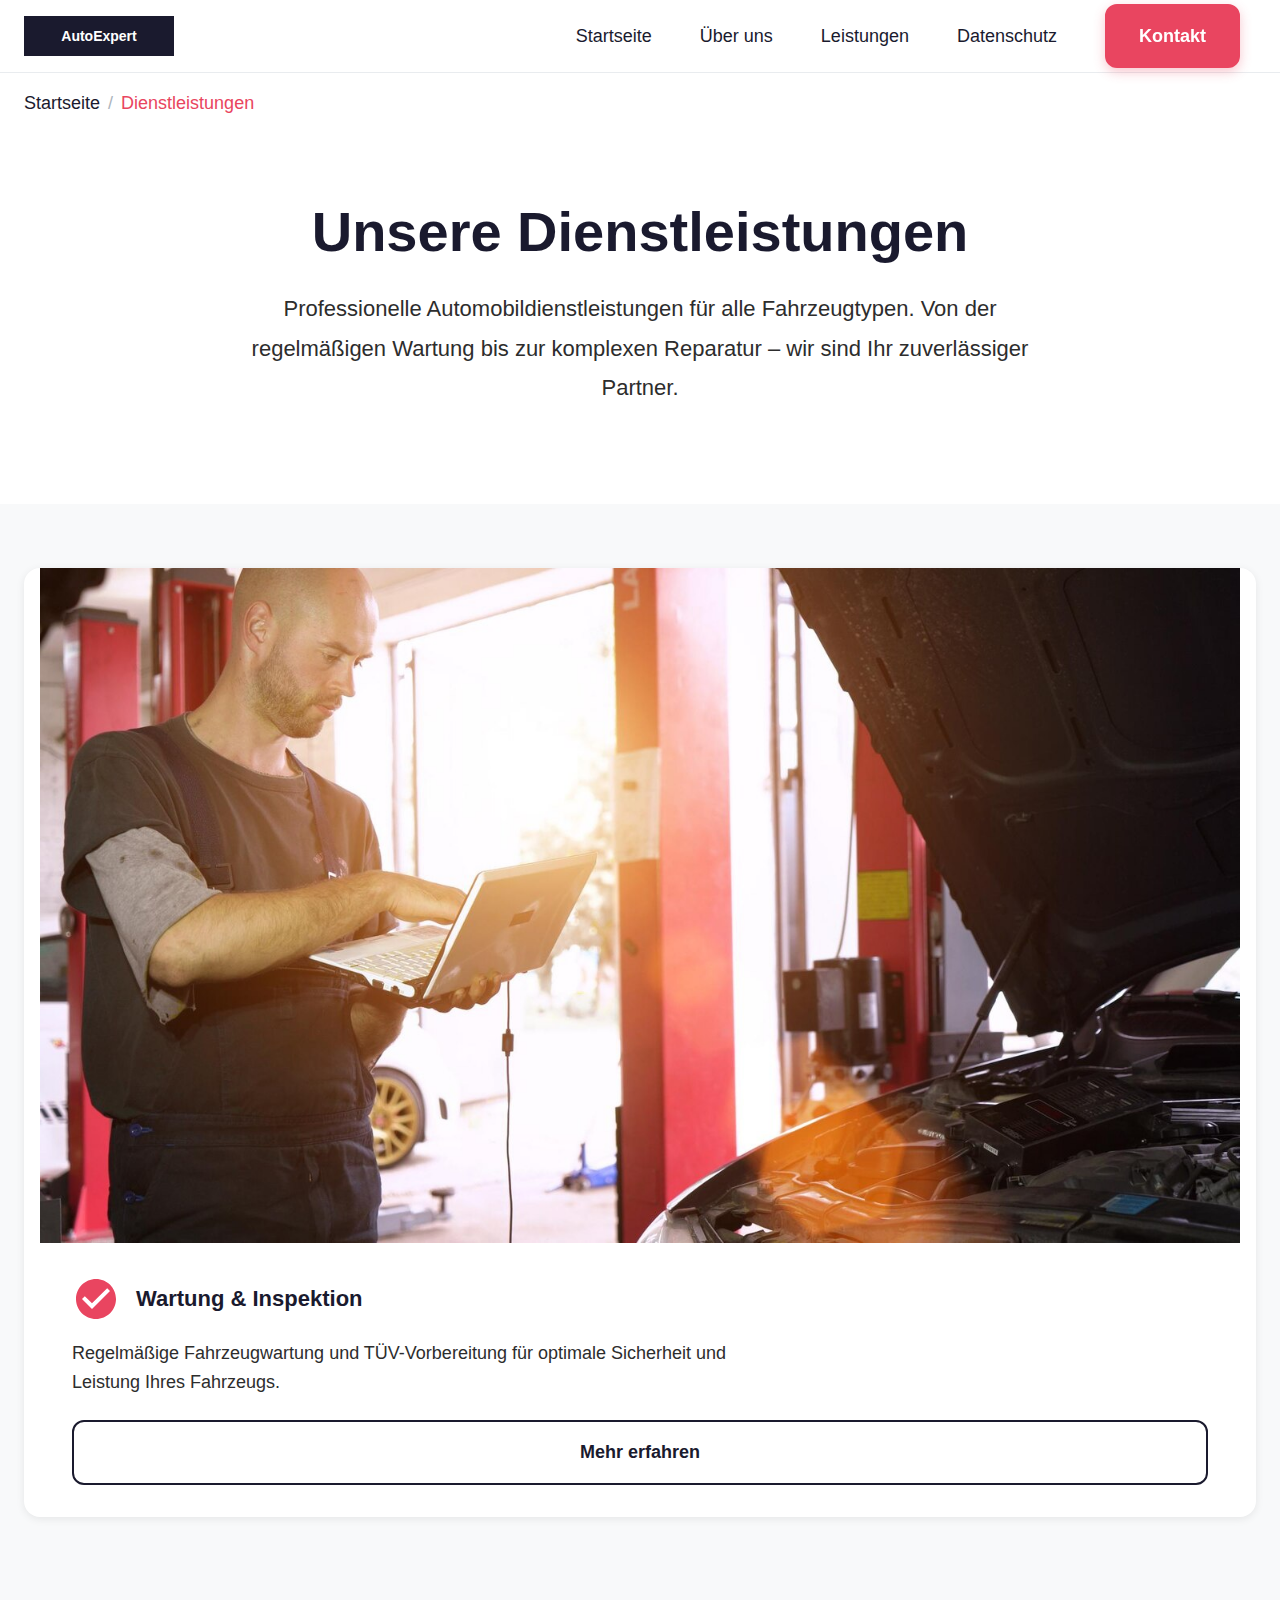
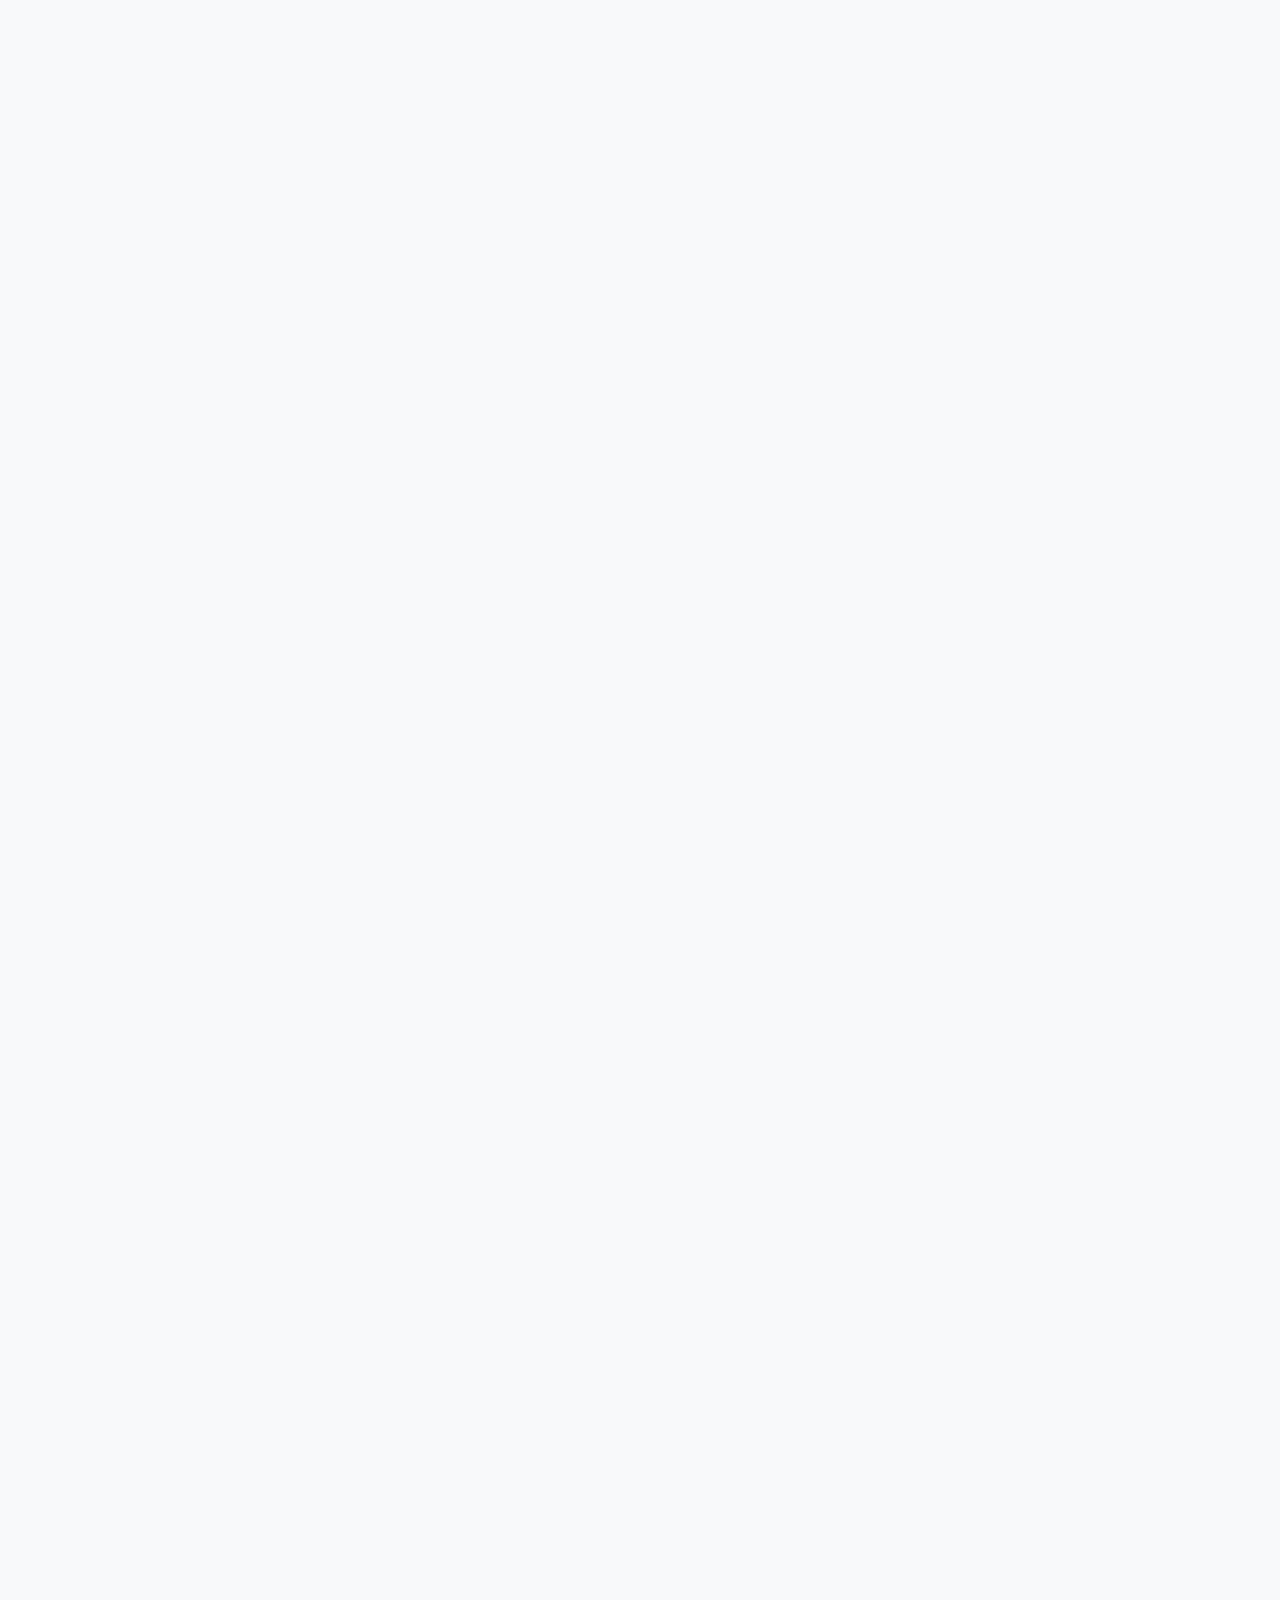
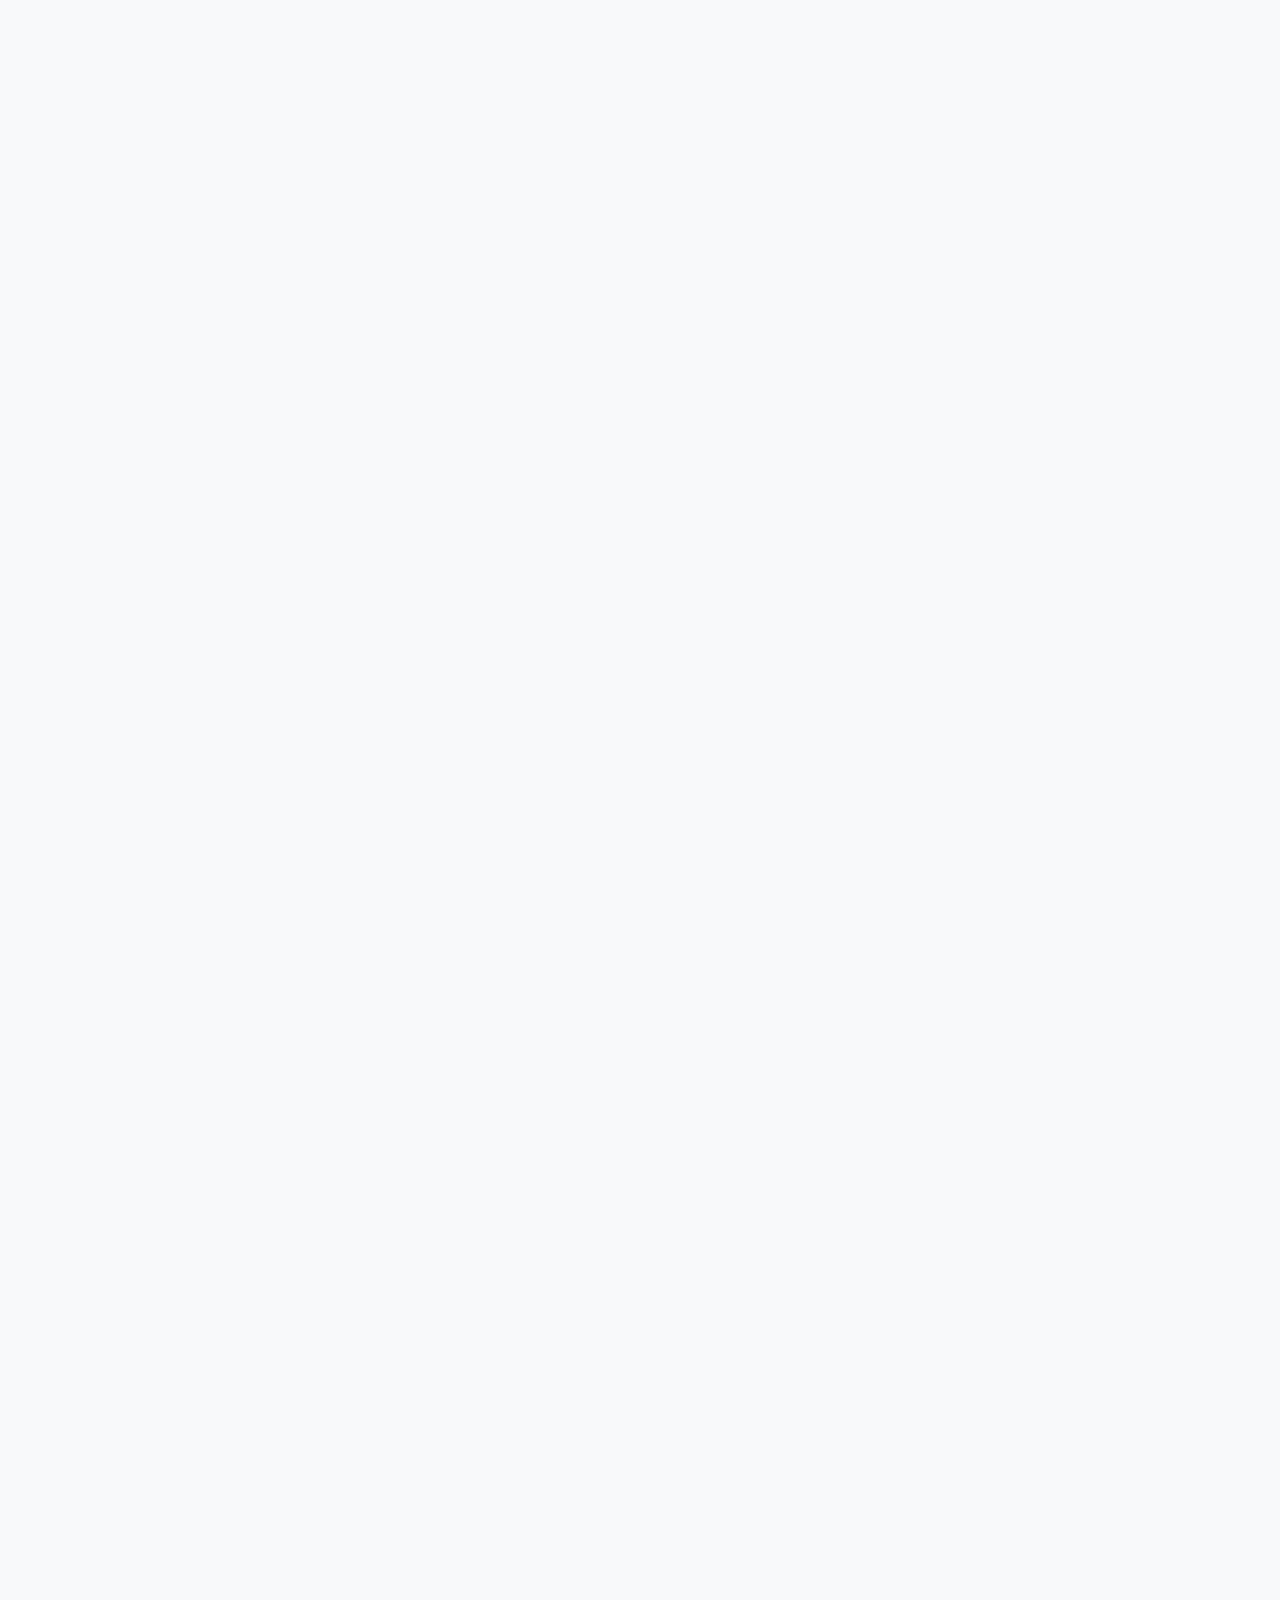
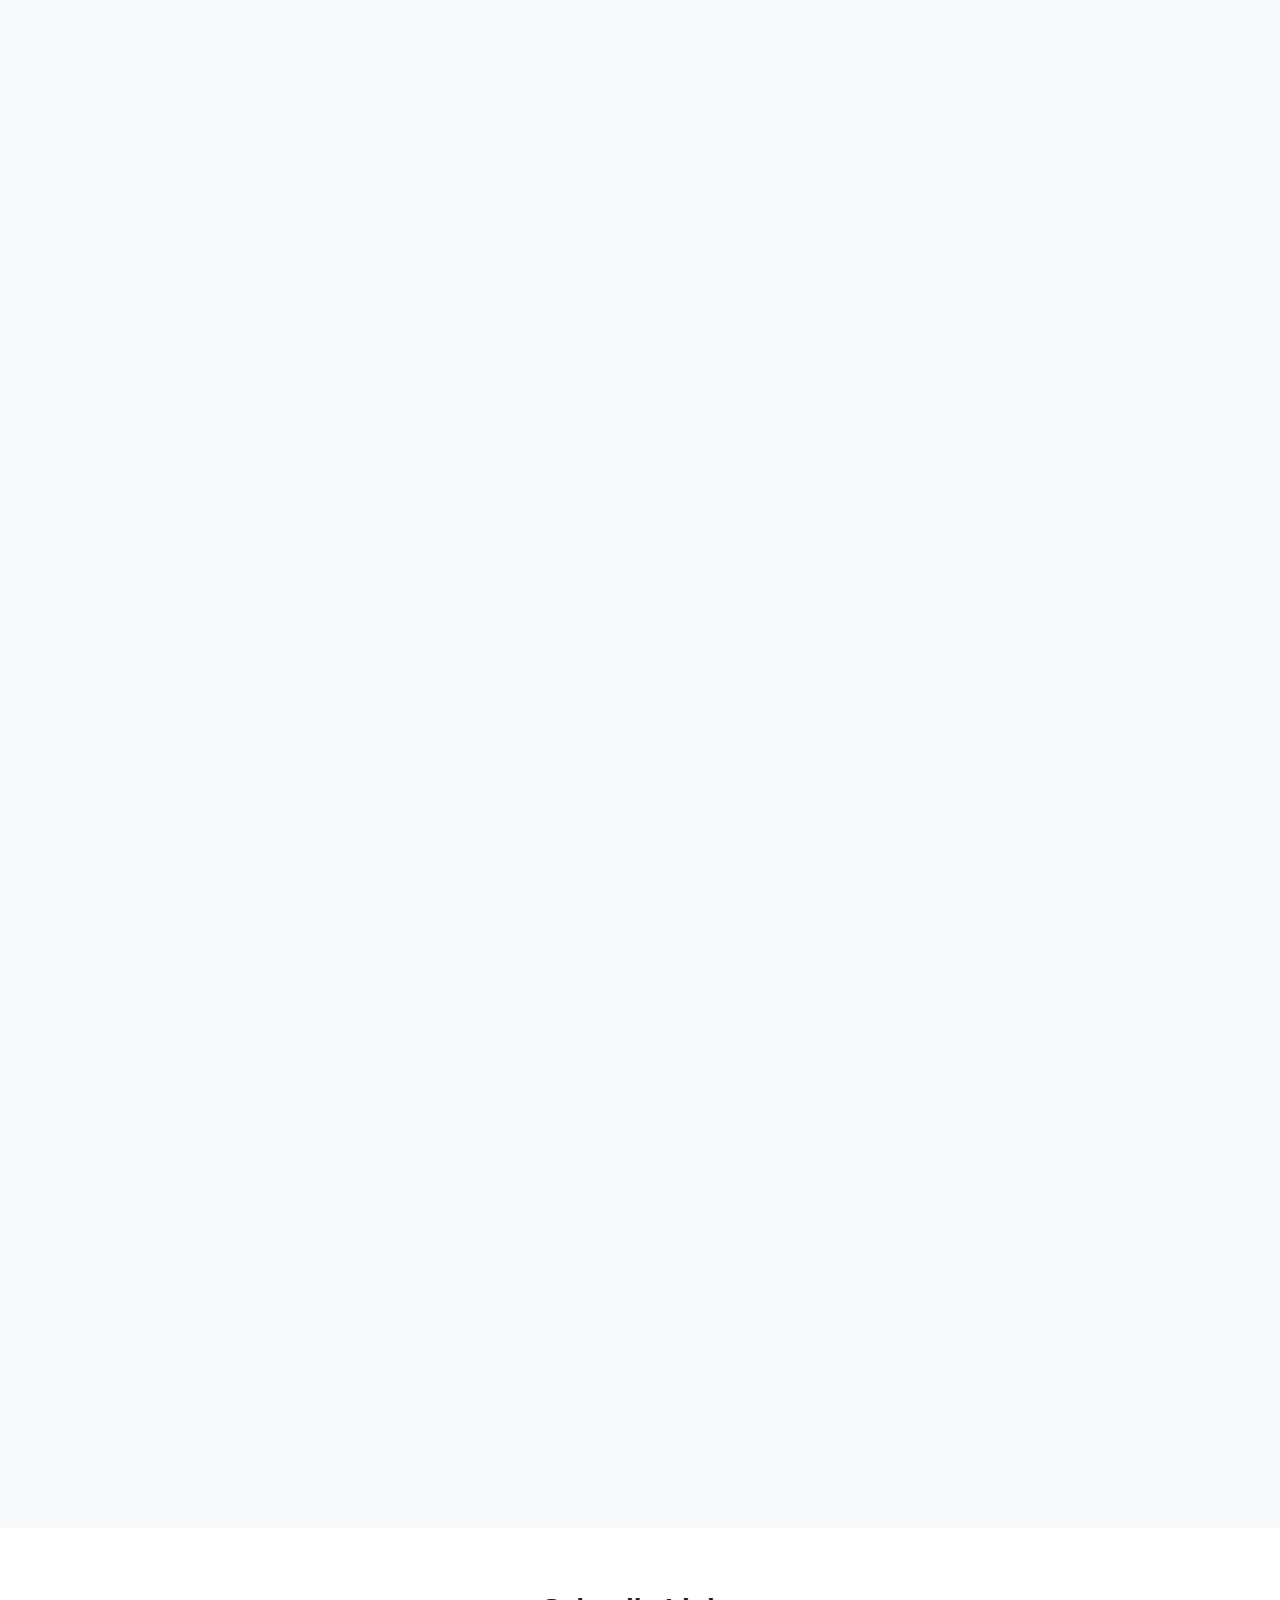
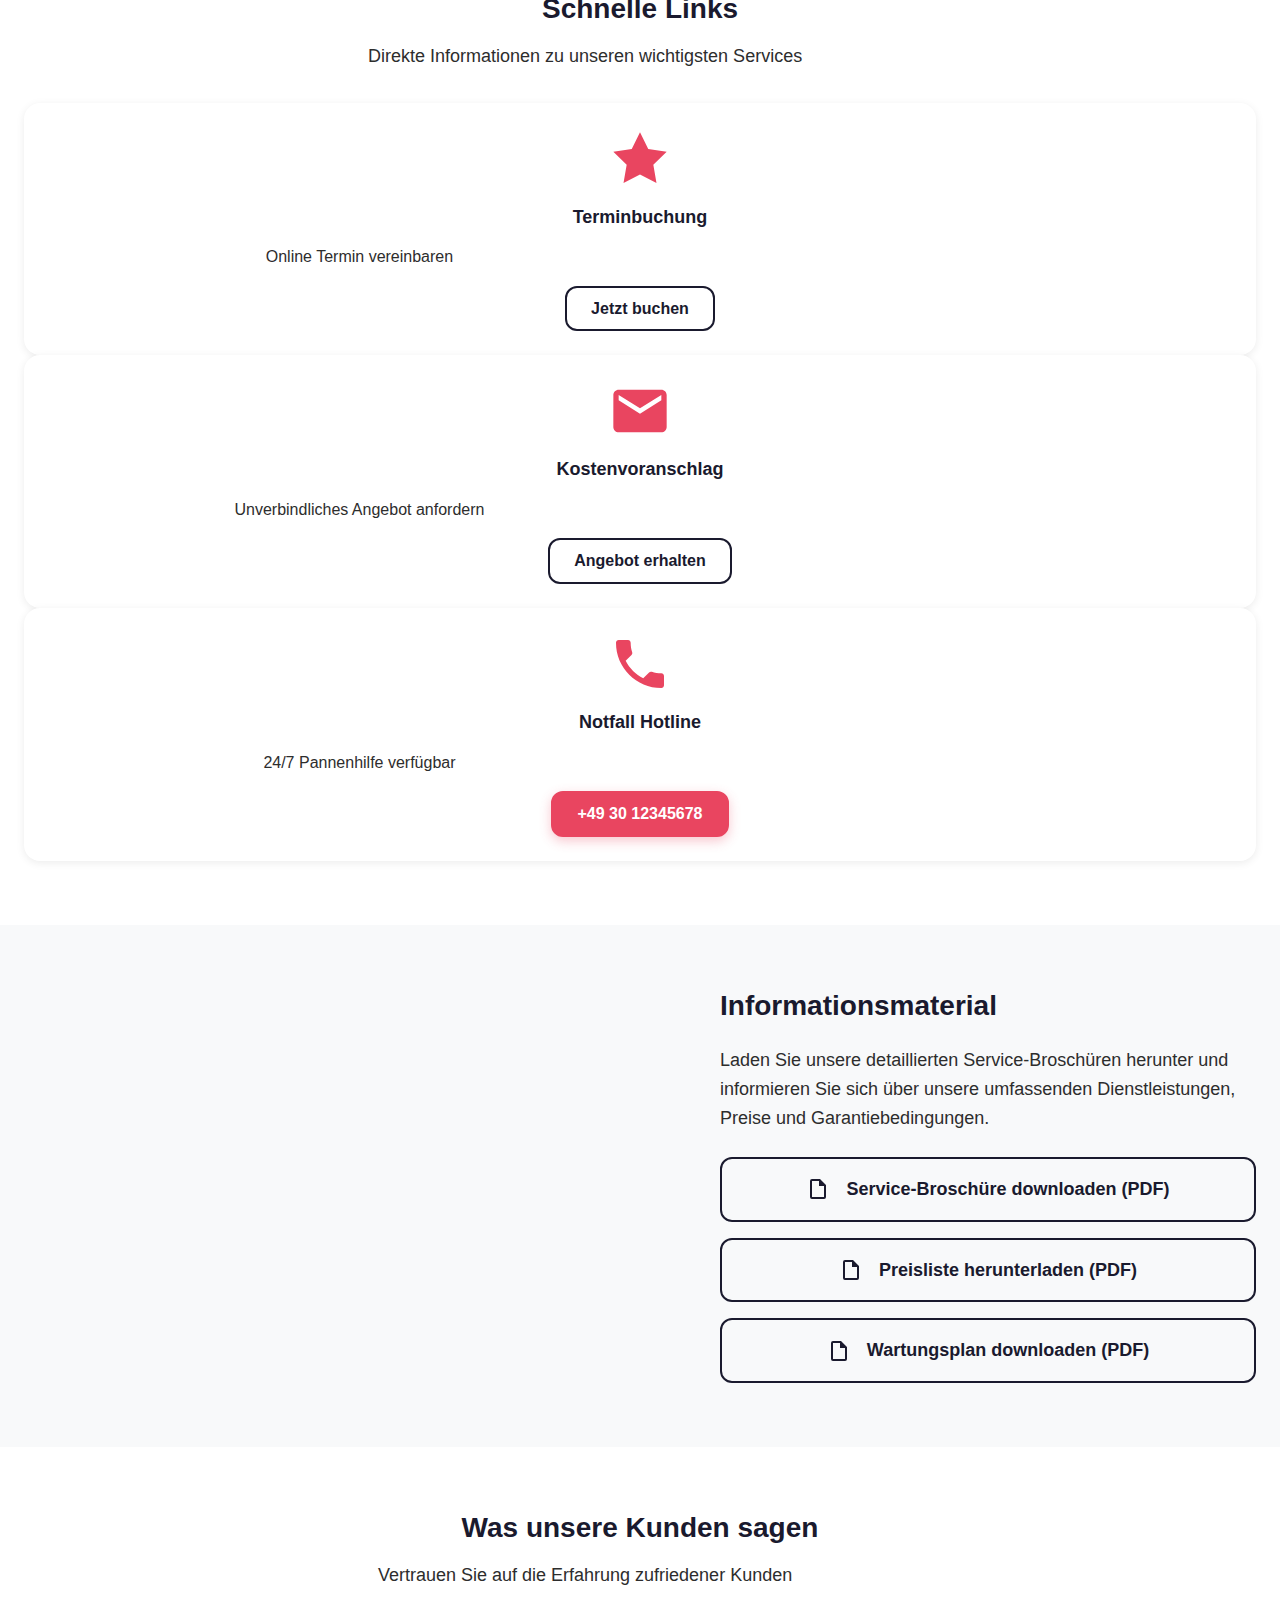
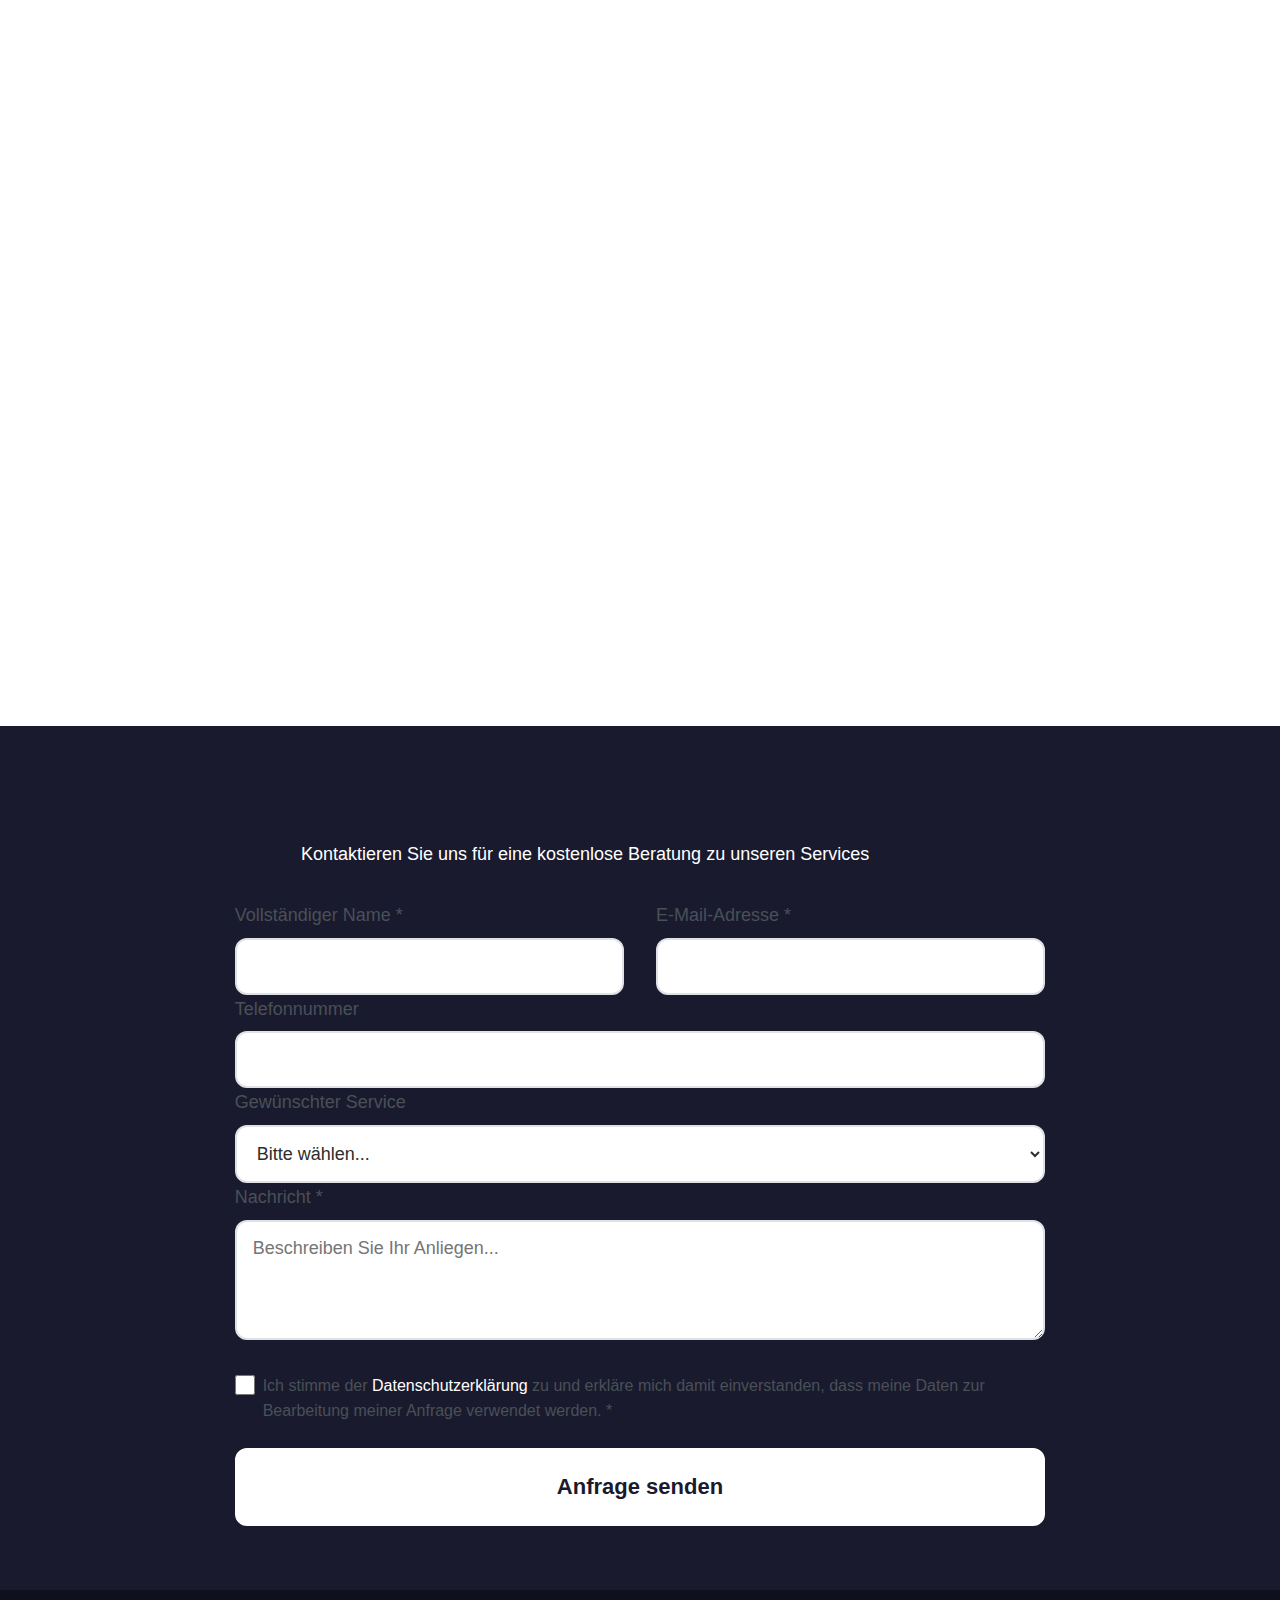
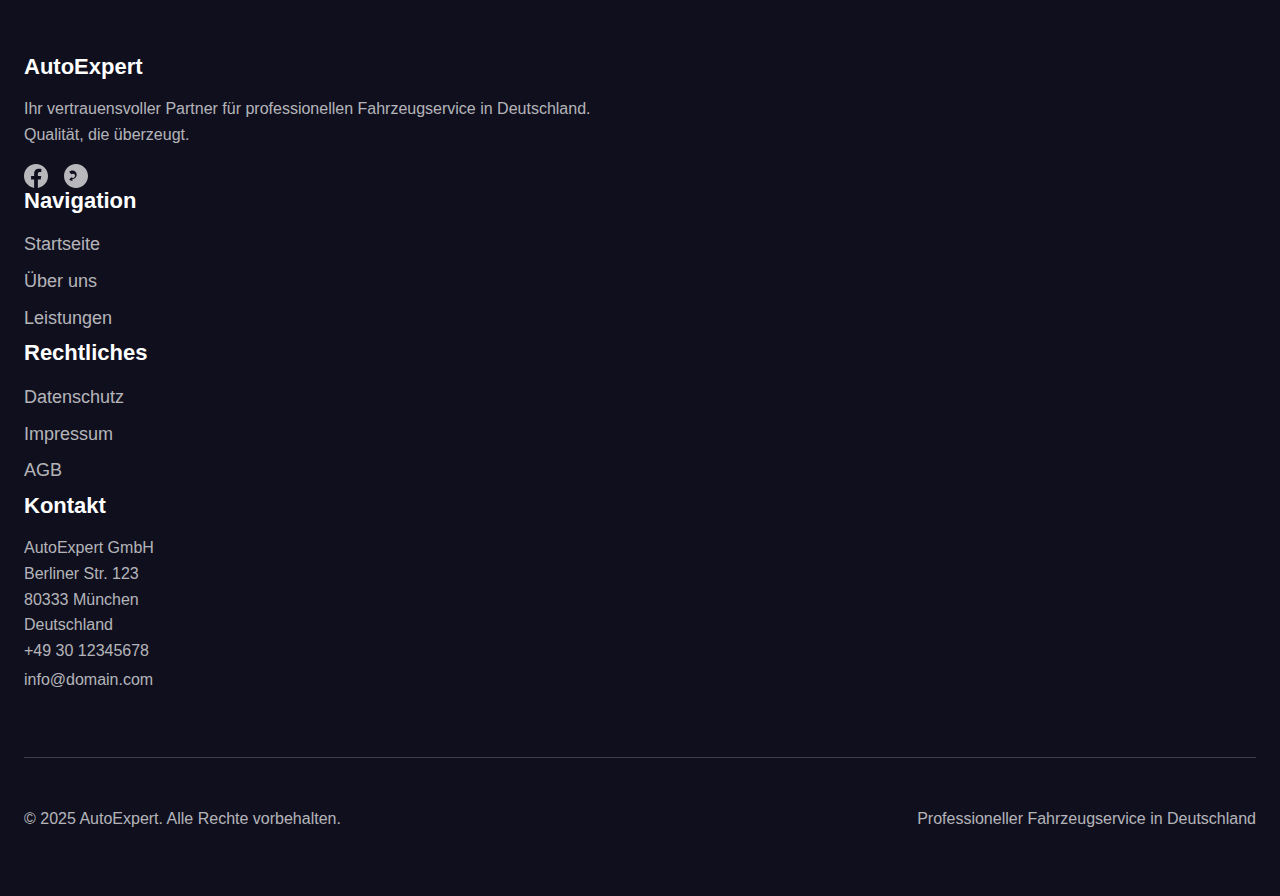
<file: services.html>
<!DOCTYPE html><html lang="de"><head>
  <meta charset="UTF-8">
  <meta name="viewport" content="width=device-width, initial-scale=1.0">
  <title>Unsere Dienstleistungen - AutoPro Deutschland | Professionelle Fahrzeugdienste</title>
  <meta name="description" content="Entdecken Sie unsere umfassenden Automobildienstleistungen: Wartung, Reparatur, Inspektion und mehr. Vertrauen Sie auf AutoPro Deutschland für Ihr Fahrzeug.">
  <meta property="og:title" content="Unsere Dienstleistungen - AutoPro Deutschland">
  <meta property="og:description" content="Entdecken Sie unsere umfassenden Automobildienstleistungen: Wartung, Reparatur, Inspektion und mehr. Vertrauen Sie auf AutoPro Deutschland für Ihr Fahrzeug.">
  <meta property="og:url" content="https://domain.com/services.html">
  <meta property="og:type" content="website">
  <meta property="og:image" content="https://images.unsplash.com/photo-1486754735734-325b5831c3ad?w=1200&amp;h=630&amp;fit=crop">
  <link rel="canonical" href="https://domain.com/services.html">
  <link rel="stylesheet" href="style.css">
  <link rel="icon" type="image/png" href="/favicon.png">
  <link rel="apple-touch-icon" href="/apple-touch-icon.png">
 </head>
 <body>
  <header class="navbar navbar-expand-md sticky-top bg-white border-bottom">
   <div class="container">
    <a class="navbar-brand" href="/" aria-label="AutoExpert Startseite"> 
     <div class="c-logo">
      <div class="ratio ratio-1x1 d-inline-block" style="width: 150px; height: 40px;">
       <svg viewBox="0 0 150 40" fill="none" xmlns="http://www.w3.org/2000/svg" class="c-logo__img">
        <rect width="150" height="40" fill="var(--color-primary)"></rect> <text x="75" y="25" text-anchor="middle" fill="white" font-size="14" font-weight="bold">AutoExpert</text>
       </svg>
      </div>
     </div> 
    </a>
    <button class="navbar-toggler" type="button" data-bs-toggle="collapse" data-bs-target="#navbarNav" aria-controls="navbarNav" aria-expanded="false" aria-label="Navigation umschalten"><span class="navbar-toggler-icon"></span></button>
    <div class="collapse navbar-collapse" id="navbarNav">
     <ul class="navbar-nav ms-auto">
      <li class="nav-item"><a class="nav-link" href="/" aria-current="page">Startseite</a></li>
      <li class="nav-item"><a class="nav-link" href="about.html">Über uns</a></li>
      <li class="nav-item"><a class="nav-link" href="services.html">Leistungen</a></li>
      <li class="nav-item"><a class="nav-link" href="privacy.html">Datenschutz</a></li>
     </ul>
     <a href="#contact" class="btn btn-primary ms-3">Kontakt</a>
    </div>
   </div>
  </header>
  <main>
   <nav aria-label="breadcrumb" style="scroll-margin-top: var(--nav-h);">
    <div class="container">
     <ol class="breadcrumb py-3">
      <li class="breadcrumb-item"><a href="index.html">Startseite</a></li>
      <li class="breadcrumb-item active" aria-current="page">Dienstleistungen</li>
     </ol>
    </div>
   </nav>
   <section class="py-4 py-md-5">
    <div class="container">
     <div class="row justify-content-center">
      <div class="col-12 col-lg-8 text-center">
       <h1 class="display-4 mb-4" data-aos="fade-up">Unsere Dienstleistungen</h1>
       <p class="lead mb-5" data-aos="fade-up" data-aos-delay="100">Professionelle Automobildienstleistungen für alle Fahrzeugtypen. Von der regelmäßigen Wartung bis zur komplexen Reparatur – wir sind Ihr zuverlässiger Partner.</p>
      </div>
     </div>
    </div>
   </section>
   <section class="py-4 py-md-5 bg-light" id="services-grid" style="scroll-margin-top: var(--nav-h);">
    <div class="container">
     <div class="row g-4">
      <div class="col-12 col-md-6 col-lg-4" data-aos="fade-up">
       <div class="card h-100 d-flex flex-column border-0 shadow-sm">
        <div class="ratio ratio-16x9">
         <img src="img/auto-mechanic-diagnoses-car-using-computer-car-workshop-closeup_185242-434.jpg" alt="Fahrzeugwartung und Inspektion" class="img-fluid" style="object-fit: cover;" loading="lazy">
        </div>
        <div class="card-body d-flex flex-column">
         <div class="d-flex align-items-center mb-3">
          <div class="ratio ratio-1x1 me-3" style="width: 48px;">
           <svg viewBox="0 0 24 24" fill="currentColor" class="text-primary">
            <path d="M12 2C6.48 2 2 6.48 2 12s4.48 10 10 10 10-4.48 10-10S17.52 2 12 2zm-2 15l-5-5 1.41-1.41L10 14.17l7.59-7.59L19 8l-9 9z"></path>
           </svg>
          </div>
          <h3 class="h5 mb-0">Wartung &amp; Inspektion</h3>
         </div>
         <p class="mb-4">Regelmäßige Fahrzeugwartung und TÜV-Vorbereitung für optimale Sicherheit und Leistung Ihres Fahrzeugs.</p>
         <a href="#kontakt-form" class="btn btn-outline-primary mt-auto">Mehr erfahren</a>
        </div>
       </div>
      </div>
      <div class="col-12 col-md-6 col-lg-4" data-aos="fade-up" data-aos-delay="100">
       <div class="card h-100 d-flex flex-column border-0 shadow-sm">
        <div class="ratio ratio-16x9">
         <img src="img/mechanic-sits-workshop-near-motorcycle_151013-36169.jpg" alt="Motorreparatur und Diagnostik" class="img-fluid" style="object-fit: cover;" loading="lazy">
        </div>
        <div class="card-body d-flex flex-column">
         <div class="d-flex align-items-center mb-3">
          <div class="ratio ratio-1x1 me-3" style="width: 48px;">
           <svg viewBox="0 0 24 24" fill="currentColor" class="text-primary">
            <path d="M22.7 19l-9.1-9.1c.9-2.3.4-5-1.5-6.9-2-2-5-2.4-7.4-1.3L9 6 6 9 1.6 4.7C.4 7.1.9 10.1 2.9 12.1c1.9 1.9 4.6 2.4 6.9 1.5l9.1 9.1c.4.4 1 .4 1.4 0l2.3-2.3c.5-.4.5-1.1.1-1.4z"></path>
           </svg>
          </div>
          <h3 class="h5 mb-0">Motorreparatur</h3>
         </div>
         <p class="mb-4">Professionelle Diagnose und Reparatur von Motorproblemen mit modernster Technologie und Originalteilen.</p>
         <a href="#kontakt-form" class="btn btn-outline-primary mt-auto">Mehr erfahren</a>
        </div>
       </div>
      </div>
      <div class="col-12 col-md-6 col-lg-4" data-aos="fade-up" data-aos-delay="200">
       <div class="card h-100 d-flex flex-column border-0 shadow-sm">
        <div class="ratio ratio-16x9">
         <img src="img/young-auto-mechanic-special-suit-repairs-brake-system-car-changes-brake-pads_.jpg" alt="Bremssystem Service" class="img-fluid" style="object-fit: cover;" loading="lazy">
        </div>
        <div class="card-body d-flex flex-column">
         <div class="d-flex align-items-center mb-3">
          <div class="ratio ratio-1x1 me-3" style="width: 48px;">
           <svg viewBox="0 0 24 24" fill="currentColor" class="text-primary">
            <path d="M12 2l3.09 6.26L22 9.27l-5 4.87 1.18 6.88L12 17.77l-6.18 3.25L7 14.14 2 9.27l6.91-1.01L12 2z"></path>
           </svg>
          </div>
          <h3 class="h5 mb-0">Bremssystem</h3>
         </div>
         <p class="mb-4">Sicherheitsrelevante Überprüfung und Wartung Ihres Bremssystems für maximale Fahrsicherheit.</p>
         <a href="#kontakt-form" class="btn btn-outline-primary mt-auto">Mehr erfahren</a>
        </div>
       </div>
      </div>
      <div class="col-12 col-md-6 col-lg-4" data-aos="fade-up" data-aos-delay="300">
       <div class="card h-100 d-flex flex-column border-0 shadow-sm">
        <div class="ratio ratio-16x9">
         <img src="img/air-repair-mechanic-using-measuring-equipment-filling-industrial-factory-air-.jpg" alt="Klimaanlage Service" class="img-fluid" style="object-fit: cover;" loading="lazy">
        </div>
        <div class="card-body d-flex flex-column">
         <div class="d-flex align-items-center mb-3">
          <div class="ratio ratio-1x1 me-3" style="width: 48px;">
           <svg viewBox="0 0 24 24" fill="currentColor" class="text-primary">
            <path d="M12.5 2C17 2 19 4 19 8.5c0 1.5-.5 3-1.5 4L12 22l-5.5-9.5C5.5 11.5 5 10 5 8.5 5 4 7 2 11.5 2h1z"></path>
           </svg>
          </div>
          <h3 class="h5 mb-0">Klimaanlage</h3>
         </div>
         <p class="mb-4">Wartung und Reparatur von Klimaanlagen für optimalen Fahrkomfort in jeder Jahreszeit.</p>
         <a href="#kontakt-form" class="btn btn-outline-primary mt-auto">Mehr erfahren</a>
        </div>
       </div>
      </div>
      <div class="col-12 col-md-6 col-lg-4" data-aos="fade-up" data-aos-delay="400">
       <div class="card h-100 d-flex flex-column border-0 shadow-sm">
        <div class="ratio ratio-16x9">
         <img src="img/technological-concept-closeup-tech-hands_87646-4898.jpg" alt="Elektronik Diagnose" class="img-fluid" style="object-fit: cover;" loading="lazy">
        </div>
        <div class="card-body d-flex flex-column">
         <div class="d-flex align-items-center mb-3">
          <div class="ratio ratio-1x1 me-3" style="width: 48px;">
           <svg viewBox="0 0 24 24" fill="currentColor" class="text-primary">
            <path d="M9 12l2 2 4-4m6 2a9 9 0 11-18 0 9 9 0 0118 0z"></path>
           </svg>
          </div>
          <h3 class="h5 mb-0">Elektronik Diagnose</h3>
         </div>
         <p class="mb-4">Moderne Fahrzeugelektronik-Diagnose mit computergestützten Systemen für präzise Fehlererkennung.</p>
         <a href="#kontakt-form" class="btn btn-outline-primary mt-auto">Mehr erfahren</a>
        </div>
       </div>
      </div>
      <div class="col-12 col-md-6 col-lg-4" data-aos="fade-up" data-aos-delay="500">
       <div class="card h-100 d-flex flex-column border-0 shadow-sm">
        <div class="ratio ratio-16x9">
         <img src="img/man-sits-side-road-holding-his-head-with-his-hands-wrecked-car-after-car-acci.jpg" alt="Notfall Abschleppdienst" class="img-fluid" style="object-fit: cover;" loading="lazy">
        </div>
        <div class="card-body d-flex flex-column">
         <div class="d-flex align-items-center mb-3">
          <div class="ratio ratio-1x1 me-3" style="width: 48px;">
           <svg viewBox="0 0 24 24" fill="currentColor" class="text-primary">
            <path d="M13 3c-4.97 0-9 4.03-9 9H1l3.89 3.89.07.14L9 12H6c0-3.87 3.13-7 7-7s7 3.13 7 7-3.13 7-7 7c-1.93 0-3.68-.79-4.94-2.06l-1.42 1.42C8.27 19.99 10.51 21 13 21c4.97 0 9-4.03 9-9s-4.03-9-9-9zm-1 5v5l4.28 2.54.72-1.21-3.5-2.08V8H12z"></path>
           </svg>
          </div>
          <h3 class="h5 mb-0">24/7 Notdienst</h3>
         </div>
         <p class="mb-4">Rund um die Uhr verfügbarer Abschlepp- und Pannendienst für schnelle Hilfe in Notfällen.</p>
         <a href="#kontakt-form" class="btn btn-outline-primary mt-auto">Mehr erfahren</a>
        </div>
       </div>
      </div>
     </div>
    </div>
   </section>
   <section class="py-4 py-md-5" id="quick-links" style="scroll-margin-top: var(--nav-h);">
    <div class="container">
     <div class="row justify-content-center mb-5">
      <div class="col-12 col-lg-8 text-center">
       <h2 class="h3 mb-3" data-aos="fade-up">Schnelle Links</h2>
       <p class="mb-0" data-aos="fade-up" data-aos-delay="100">Direkte Informationen zu unseren wichtigsten Services</p>
      </div>
     </div>
     <div class="row g-4">
      <div class="col-12 col-md-4" data-aos="fade-up">
       <div class="text-center p-4 bg-white rounded shadow-sm h-100">
        <div class="ratio ratio-1x1 mx-auto mb-3" style="width: 64px;">
         <svg viewBox="0 0 24 24" fill="currentColor" class="text-primary">
          <path d="M12 2l3.09 6.26L22 9.27l-5 4.87 1.18 6.88L12 17.77l-6.18 3.25L7 14.14 2 9.27l6.91-1.01L12 2z"></path>
         </svg>
        </div>
        <h3 class="h6 mb-3">Terminbuchung</h3>
        <p class="small mb-3">Online Termin vereinbaren</p>
        <a href="#kontakt-form" class="btn btn-sm btn-outline-primary">Jetzt buchen</a>
       </div>
      </div>
      <div class="col-12 col-md-4" data-aos="fade-up" data-aos-delay="100">
       <div class="text-center p-4 bg-white rounded shadow-sm h-100">
        <div class="ratio ratio-1x1 mx-auto mb-3" style="width: 64px;">
         <svg viewBox="0 0 24 24" fill="currentColor" class="text-primary">
          <path d="M20 4H4c-1.1 0-1.99.9-1.99 2L2 18c0 1.1.9 2 2 2h16c1.1 0 2-.9 2-2V6c0-1.1-.9-2-2-2zm0 4l-8 5-8-5V6l8 5 8-5v2z"></path>
         </svg>
        </div>
        <h3 class="h6 mb-3">Kostenvoranschlag</h3>
        <p class="small mb-3">Unverbindliches Angebot anfordern</p>
        <a href="#kontakt-form" class="btn btn-sm btn-outline-primary">Angebot erhalten</a>
       </div>
      </div>
      <div class="col-12 col-md-4" data-aos="fade-up" data-aos-delay="200">
       <div class="text-center p-4 bg-white rounded shadow-sm h-100">
        <div class="ratio ratio-1x1 mx-auto mb-3" style="width: 64px;">
         <svg viewBox="0 0 24 24" fill="currentColor" class="text-primary">
          <path d="M6.62 10.79c1.44 2.83 3.76 5.14 6.59 6.59l2.2-2.2c.27-.27.67-.36 1.02-.24 1.12.37 2.33.57 3.57.57.55 0 1 .45 1 1V20c0 .55-.45 1-1 1-9.39 0-17-7.61-17-17 0-.55.45-1 1-1h3.5c.55 0 1 .45 1 1 0 1.25.2 2.45.57 3.57.11.35.03.74-.25 1.02l-2.2 2.2z"></path>
         </svg>
        </div>
        <h3 class="h6 mb-3">Notfall Hotline</h3>
        <p class="small mb-3">24/7 Pannenhilfe verfügbar</p>
        <a href="tel:+4930123456789" class="btn btn-sm btn-primary">+49 30 12345678</a>
       </div>
      </div>
     </div>
    </div>
   </section>
   <section class="py-4 py-md-5 bg-light" id="download-brochures" style="scroll-margin-top: var(--nav-h);">
    <div class="container">
     <div class="row align-items-center">
      <div class="col-12 col-lg-6" data-aos="fade-right">
       <div class="ratio ratio-16x9">
        <img src="https://images.unsplash.com/photo-1434030216411-0b793f4b4173?w=600&amp;h=400&amp;fit=crop" alt="Service Broschüren und Informationen" class="img-fluid rounded" style="object-fit: cover;" loading="lazy">
       </div>
      </div>
      <div class="col-12 col-lg-6" data-aos="fade-left">
       <div class="ps-lg-5 mt-4 mt-lg-0">
        <h2 class="h3 mb-4">Informationsmaterial</h2>
        <p class="mb-4">Laden Sie unsere detaillierten Service-Broschüren herunter und informieren Sie sich über unsere umfassenden Dienstleistungen, Preise und Garantiebedingungen.</p>
        <div class="d-grid gap-3">
         <a href="#kontakt-form" class="btn btn-outline-primary d-flex align-items-center"> 
          <div class="ratio ratio-1x1 me-3" style="width: 24px;">
           <svg viewBox="0 0 24 24" fill="currentColor">
            <path d="M14,2H6A2,2 0 0,0 4,4V20A2,2 0 0,0 6,22H18A2,2 0 0,0 20,20V8L14,2M18,20H6V4H13V9H18V20Z"></path>
           </svg>
          </div> Service-Broschüre downloaden (PDF) 
         </a> <a href="#kontakt-form" class="btn btn-outline-primary d-flex align-items-center"> 
          <div class="ratio ratio-1x1 me-3" style="width: 24px;">
           <svg viewBox="0 0 24 24" fill="currentColor">
            <path d="M14,2H6A2,2 0 0,0 4,4V20A2,2 0 0,0 6,22H18A2,2 0 0,0 20,20V8L14,2M18,20H6V4H13V9H18V20Z"></path>
           </svg>
          </div> Preisliste herunterladen (PDF) 
         </a> <a href="#kontakt-form" class="btn btn-outline-primary d-flex align-items-center"> 
          <div class="ratio ratio-1x1 me-3" style="width: 24px;">
           <svg viewBox="0 0 24 24" fill="currentColor">
            <path d="M14,2H6A2,2 0 0,0 4,4V20A2,2 0 0,0 6,22H18A2,2 0 0,0 20,20V8L14,2M18,20H6V4H13V9H18V20Z"></path>
           </svg>
          </div> Wartungsplan downloaden (PDF) 
         </a>
        </div>
       </div>
      </div>
     </div>
    </div>
   </section>
   <section class="py-4 py-md-5" id="service-testimonials" style="scroll-margin-top: var(--nav-h);">
    <div class="container">
     <div class="row justify-content-center mb-5">
      <div class="col-12 col-lg-8 text-center">
       <h2 class="h3 mb-3" data-aos="fade-up">Was unsere Kunden sagen</h2>
       <p class="mb-0" data-aos="fade-up" data-aos-delay="100">Vertrauen Sie auf die Erfahrung zufriedener Kunden</p>
      </div>
     </div>
     <div class="row g-4">
      <div class="col-12 col-md-6 col-lg-4" data-aos="fade-up">
       <div class="card border-0 shadow-sm h-100">
        <div class="card-body d-flex flex-column">
         <div class="d-flex mb-3">
          <div class="ratio ratio-1x1 me-3" style="width: 60px;">
           <img src="https://images.unsplash.com/photo-1507003211169-0a1dd7228f2d?w=60&amp;h=60&amp;fit=crop&amp;face" alt="Michael Schmidt" class="img-fluid rounded-circle" style="object-fit: cover;" loading="lazy">
          </div>
          <div>
           <h4 class="h6 mb-1">Michael Schmidt</h4>
           <div class="text-warning small">★★★★★</div>
          </div>
         </div>
         <blockquote class="mb-0">
          <p class="mb-3">"Hervorragender Service und faire Preise. Die Diagnose war präzise und die Reparatur wurde schnell und professionell durchgeführt."</p>
         </blockquote>
        </div>
       </div>
      </div>
      <div class="col-12 col-md-6 col-lg-4" data-aos="fade-up" data-aos-delay="100">
       <div class="card border-0 shadow-sm h-100">
        <div class="card-body d-flex flex-column">
         <div class="d-flex mb-3">
          <div class="ratio ratio-1x1 me-3" style="width: 60px;">
           <img src="img/portrait-woman-standing-farm_1048944-20024123.jpg" alt="Anna Müller" class="img-fluid rounded-circle" style="object-fit: cover;" loading="lazy">
          </div>
          <div>
           <h4 class="h6 mb-1">Anna Müller</h4>
           <div class="text-warning small">★★★★★</div>
          </div>
         </div>
         <blockquote class="mb-0">
          <p class="mb-3">"Zuverlässig und kompetent! Besonders der 24/7 Notdienst hat mir in einer schwierigen Situation sehr geholfen. Kann ich nur empfehlen."</p>
         </blockquote>
        </div>
       </div>
      </div>
      <div class="col-12 col-md-6 col-lg-4" data-aos="fade-up" data-aos-delay="200">
       <div class="card border-0 shadow-sm h-100">
        <div class="card-body d-flex flex-column">
         <div class="d-flex mb-3">
          <div class="ratio ratio-1x1 me-3" style="width: 60px;">
           <img src="img/oil-painting-portrait-handmade-drawing_375001-449.jpg" alt="Thomas Weber" class="img-fluid rounded-circle" style="object-fit: cover;" loading="lazy">
          </div>
          <div>
           <h4 class="h6 mb-1">Thomas Weber</h4>
           <div class="text-warning small">★★★★★</div>
          </div>
         </div>
         <blockquote class="mb-0">
          <p class="mb-3">"Seit Jahren mein Vertrauenswerkstatt. Transparente Kostenvoranschläge und immer termingerecht. Die Qualität der Arbeit ist erstklassig."</p>
         </blockquote>
        </div>
       </div>
      </div>
     </div>
    </div>
   </section>
   <section class="py-4 py-md-5 bg-primary text-white" id="kontakt-form" style="scroll-margin-top: var(--nav-h);">
    <div class="container">
     <div class="row justify-content-center">
      <div class="col-12 col-lg-8">
       <div class="text-center mb-5" data-aos="fade-up">
        <h2 class="h3 mb-3">Beratung anfordern</h2>
        <p class="mb-0">Kontaktieren Sie uns für eine kostenlose Beratung zu unseren Services</p>
       </div>
       <form method="POST" action="thank_you.html" class="needs-validation" novalidate="" data-aos="fade-up" data-aos-delay="100">
        <div class="row g-3">
         <div class="col-12 col-md-6">
          <label for="name" class="form-label">Vollständiger Name *</label> <input type="text" class="form-control" id="name" name="name" required="">
          <div class="invalid-feedback">Bitte geben Sie Ihren Namen ein.</div>
         </div>
         <div class="col-12 col-md-6">
          <label for="email" class="form-label">E-Mail-Adresse *</label> <input type="email" class="form-control" id="email" name="email" required="">
          <div class="invalid-feedback">Bitte geben Sie eine gültige E-Mail-Adresse ein.</div>
         </div>
         <div class="col-12">
          <label for="phone" class="form-label">Telefonnummer</label> <input type="tel" class="form-control" id="phone" name="phone">
         </div>
         <div class="col-12">
          <label for="service" class="form-label">Gewünschter Service</label> <select class="form-select" id="service" name="service"> <option value="">Bitte wählen...</option> <option value="wartung">Wartung &amp; Inspektion</option> <option value="reparatur">Motorreparatur</option> <option value="bremsen">Bremssystem</option> <option value="klima">Klimaanlage</option> <option value="elektronik">Elektronik Diagnose</option> <option value="notdienst">24/7 Notdienst</option> <option value="sonstiges">Sonstiges</option> </select>
         </div>
         <div class="col-12">
          <label for="message" class="form-label">Nachricht *</label> <textarea class="form-control" id="message" name="message" rows="4" required="" placeholder="Beschreiben Sie Ihr Anliegen..."></textarea>
          <div class="invalid-feedback">Bitte geben Sie Ihre Nachricht ein.</div>
         </div>
         <div class="col-12">
          <div class="form-check">
           <input class="form-check-input" type="checkbox" id="privacy" name="privacy" required=""> <label class="form-check-label" for="privacy"> Ich stimme der <a href="privacy.html" class="text-white">Datenschutzerklärung</a> zu und erkläre mich damit einverstanden, dass meine Daten zur Bearbeitung meiner Anfrage verwendet werden. * </label>
           <div class="invalid-feedback">Sie müssen der Datenschutzerklärung zustimmen.</div>
          </div>
         </div>
         <div class="col-12">
          <div class="d-grid">
           <button type="submit" class="btn btn-light btn-lg">Anfrage senden</button>
          </div>
         </div>
        </div>
       </form>
      </div>
     </div>
    </div>
   </section>
  </main>
  <footer class="bg-dark text-white py-4 py-md-5">
   <div class="container">
    <div class="row g-4">
     <div class="col-lg-4">
      <h5 class="mb-3">AutoExpert</h5>
      <p class="mb-3">Ihr vertrauensvoller Partner für professionellen Fahrzeugservice in Deutschland. Qualität, die überzeugt.</p>
      <div class="d-flex gap-3">
       <a href="#" class="text-white-50" aria-label="Facebook"> 
        <div class="ratio ratio-1x1" style="width: 24px;">
         <svg viewBox="0 0 24 24" fill="currentColor" xmlns="http://www.w3.org/2000/svg">
          <path d="M24 12.073c0-6.627-5.373-12-12-12s-12 5.373-12 12c0 5.99 4.388 10.954 10.125 11.854v-8.385H7.078v-3.47h3.047V9.43c0-3.007 1.792-4.669 4.533-4.669 1.312 0 2.686.235 2.686.235v2.953H15.83c-1.491 0-1.956.925-1.956 1.874v2.25h3.328l-.532 3.47h-2.796v8.385C19.612 23.027 24 18.062 24 12.073z"></path>
         </svg>
        </div> 
       </a> <a href="#" class="text-white-50" aria-label="Instagram"> 
        <div class="ratio ratio-1x1" style="width: 24px;">
         <svg viewBox="0 0 24 24" fill="currentColor" xmlns="http://www.w3.org/2000/svg">
          <path d="M12.017 0C5.396 0 .029 5.367.029 11.987c0 6.62 5.367 11.987 11.988 11.987 6.62 0 11.987-5.367 11.987-11.987C24.014 5.367 18.637.001 12.017.001zM8.449 16.988c-1.297 0-2.448-.563-3.239-1.453l2.21-2.21c.392.392.931.634 1.53.634.598 0 1.137-.242 1.529-.634.392-.392.634-.931.634-1.529 0-.598-.242-1.137-.634-1.529-.392-.392-.931-.634-1.529-.634-.598 0-1.138.242-1.53.634l-2.21-2.21c.791-.89 1.942-1.453 3.239-1.453 2.346 0 4.251 1.905 4.251 4.251 0 2.346-1.905 4.251-4.251 4.251z"></path>
         </svg>
        </div> 
       </a>
      </div>
     </div>
     <div class="col-md-6 col-lg-2">
      <h5 class="mb-3">Navigation</h5>
      <ul class="list-unstyled">
       <li><a href="/" class="text-white-50 text-decoration-none">Startseite</a></li>
       <li><a href="about.html" class="text-white-50 text-decoration-none">Über uns</a></li>
       <li><a href="services.html" class="text-white-50 text-decoration-none">Leistungen</a></li>
      </ul>
     </div>
     <div class="col-md-6 col-lg-3">
      <h5 class="mb-3">Rechtliches</h5>
      <ul class="list-unstyled">
       <li><a href="privacy.html" class="text-white-50 text-decoration-none">Datenschutz</a></li>
       <li><a href="#" class="text-white-50 text-decoration-none">Impressum</a></li>
       <li><a href="#" class="text-white-50 text-decoration-none">AGB</a></li>
      </ul>
     </div>
     <div class="col-lg-3">
      <h5 class="mb-3">Kontakt</h5>
      <address class="small text-white-50">AutoExpert GmbH
       <br>
       Berliner Str. 123
       <br>
       80333 München
       <br>
       Deutschland</address>
      <p class="small text-white-50 mb-1"><a href="tel:+4930123456789" class="text-white-50 text-decoration-none">+49 30 12345678</a></p>
      <p class="small text-white-50"><a href="mailto:info@domain.com" class="text-white-50 text-decoration-none">info@domain.com</a></p>
     </div>
    </div>
    <hr class="my-4 border-secondary">
    <div class="row align-items-center">
     <div class="col-md-6">
      <p class="small text-white-50 mb-0">© 2025 AutoExpert. Alle Rechte vorbehalten.</p>
     </div>
     <div class="col-md-6 text-md-end">
      <p class="small text-white-50 mb-0">Professioneller Fahrzeugservice in Deutschland</p>
     </div>
    </div>
   </div>
  </footer>
  <script src="script.js" defer=""></script>
 
</body></html>
</file>
<file: style.css>
:root {
  --color-primary: #1a1a2e;
  --color-primary-light: #16213e;
  --color-primary-dark: #0f0f1e;
  --color-accent: #e94560;
  --color-accent-light: #ff6b6b;
  --color-accent-dark: #c23950;
  --color-neutral-100: #f8f9fa;
  --color-neutral-200: #e9ecef;
  --color-neutral-300: #dee2e6;
  --color-neutral-400: #ced4da;
  --color-neutral-500: #adb5bd;
  --color-neutral-600: #6c757d;
  --color-neutral-700: #495057;
  --color-neutral-800: #2d2d2d;
  --color-neutral-900: #1a1a1a;
  --color-white: #ffffff;
  --color-success: #00d9a3;
  --color-error: #e63946;
  --color-warning: #ffa500;
  --color-info: #4facfe;
  --font-family-primary: -apple-system, BlinkMacSystemFont, 'SF Pro Display', 'Helvetica Neue', sans-serif;
  --font-family-secondary: -apple-system, BlinkMacSystemFont, 'SF Pro Text', 'Helvetica Neue', sans-serif;
  --font-size-xs: clamp(12px, 1.5vw, 14px);
  --font-size-sm: clamp(14px, 2vw, 16px);
  --font-size-base: clamp(16px, 2.5vw, 18px);
  --font-size-lg: clamp(18px, 3vw, 22px);
  --font-size-xl: clamp(22px, 4vw, 28px);
  --font-size-2xl: clamp(28px, 5vw, 40px);
  --font-size-3xl: clamp(36px, 6vw, 56px);
  --font-weight-light: 300;
  --font-weight-normal: 400;
  --font-weight-medium: 500;
  --font-weight-semibold: 600;
  --font-weight-bold: 700;
  --line-height-tight: 1.2;
  --line-height-base: 1.6;
  --line-height-relaxed: 1.8;
  --space-xs: 4px;
  --space-sm: 8px;
  --space-md: 16px;
  --space-lg: 24px;
  --space-xl: 32px;
  --space-2xl: 48px;
  --space-3xl: 64px;
  --space-4xl: 96px;
  --border-radius-sm: 6px;
  --border-radius-md: 12px;
  --border-radius-lg: 16px;
  --border-radius-xl: 24px;
  --shadow-sm: 0 2px 8px rgba(0, 0, 0, 0.08);
  --shadow-md: 0 4px 16px rgba(0, 0, 0, 0.12);
  --shadow-lg: 0 8px 32px rgba(0, 0, 0, 0.16);
  --transition-base: all 300ms cubic-bezier(0.4, 0, 0.2, 1);
  --transition-fast: all 200ms cubic-bezier(0.4, 0, 0.2, 1);
  --transition-slow: all 400ms cubic-bezier(0.4, 0, 0.2, 1);
  --logo-w: 160px;
  --logo-h: 48px;
  --nav-h: 72px;
  --container-max: 1280px;
  --z-nav: 1000;
  --z-modal: 1100;
  --z-dropdown: 1050;
  --bp-sm: 576px;
  --bp-md: 768px;
  --bp-lg: 992px;
  --bp-xl: 1200px;
  --bp-xxl: 1400px;
}

@media (prefers-reduced-motion: reduce) {
  :root {
    --transition-base: none;
    --transition-fast: none;
    --transition-slow: none;
  }
  * {
    animation-duration: 0.01ms !important;
    animation-iteration-count: 1 !important;
    transition-duration: 0.01ms !important;
  }
}

*, *::before, *::after {
  box-sizing: border-box;
  margin: 0;
  padding: 0;
}

html, body {
  max-width: 100%;
  overflow-x: hidden;
  scroll-behavior: smooth;
}

body {
  font-family: var(--font-family-secondary);
  font-size: var(--font-size-base);
  line-height: var(--line-height-base);
  color: var(--color-neutral-800);
  background-color: var(--color-white);
  -webkit-font-smoothing: antialiased;
  -moz-osx-font-smoothing: grayscale;
}

img, svg, video, picture {
  max-width: 100%;
  height: auto;
  display: block;
}

.ratio {
  position: relative;
  width: 100%;
  overflow: hidden;
}

.ratio::before {
  display: block;
  padding-top: var(--aspect-ratio);
  content: "";
}

.ratio > * {
  position: absolute;
  top: 0;
  left: 0;
  width: 100%;
  height: 100%;
  object-fit: cover;
}

.ratio-1x1 {
  --aspect-ratio: 100%;
}

.ratio-4x3 {
  --aspect-ratio: 75%;
}

.ratio-16x9 {
  --aspect-ratio: 56.25%;
}

h1, h2, h3, h4, h5, h6 {
  font-family: var(--font-family-primary);
  font-weight: var(--font-weight-bold);
  line-height: var(--line-height-tight);
  color: var(--color-primary);
  margin-bottom: var(--space-md);
}

h1 { font-size: var(--font-size-3xl); }
h2 { font-size: var(--font-size-2xl); }
h3 { font-size: var(--font-size-xl); }
h4 { font-size: var(--font-size-lg); }
h5 { font-size: var(--font-size-base); }
h6 { font-size: var(--font-size-sm); }

p {
  margin-bottom: var(--space-md);
  max-width: 70ch;
}

a {
  color: var(--color-primary);
  text-decoration: none;
  transition: var(--transition-fast);
}

a:hover, a:focus {
  color: var(--color-accent);
}

a:focus-visible {
  outline: 3px solid var(--color-accent);
  outline-offset: 3px;
  border-radius: var(--border-radius-sm);
}

ul, ol {
  list-style: none;
}

.container {
  max-width: var(--container-max);
  margin: 0 auto;
  padding: 0 var(--space-lg);
}

@media (max-width: 767px) {
  .container {
    padding: 0 var(--space-md);
  }
}

.row {
  display: flex;
  flex-wrap: wrap;
  margin: 0 calc(var(--space-md) * -1);
}

[class*="col"] {
  padding: 0 var(--space-md);
  min-width: 0;
}

.col-12 { width: 100%; }
.col-6 { width: 50%; }

@media (min-width: 576px) {
  .col-sm-6 { width: 50%; }
}

@media (min-width: 768px) {
  .col-md-3 { width: 25%; }
  .col-md-4 { width: 33.333%; }
  .col-md-6 { width: 50%; }
  .col-md-8 { width: 66.666%; }
}

@media (min-width: 992px) {
  .col-lg-2 { width: 16.666%; }
  .col-lg-3 { width: 25%; }
  .col-lg-4 { width: 33.333%; }
  .col-lg-6 { width: 50%; }
  .col-lg-8 { width: 66.666%; }
}

.navbar {
  background-color: var(--color-white);
  border-bottom: 1px solid var(--color-neutral-200);
  position: sticky;
  top: 0;
  z-index: var(--z-nav);
  backdrop-filter: blur(20px);
  background-color: rgba(255, 255, 255, 0.95);
}

.navbar .container {
  display: flex;
  align-items: center;
  justify-content: space-between;
  height: var(--nav-h);
}

.navbar-brand {
  display: flex;
  align-items: center;
  flex-shrink: 0;
}

.c-logo {
  width: var(--logo-w);
  height: var(--logo-h);
  display: flex;
  align-items: center;
}

.c-logo__img {
  width: 100%;
  height: 100%;
  object-fit: contain;
}

.navbar-toggler {
  display: none;
  flex-direction: column;
  justify-content: space-between;
  width: 32px;
  height: 32px;
  background: transparent;
  border: none;
  cursor: pointer;
  padding: 4px;
  position: relative;
  z-index: calc(var(--z-nav) + 10);
}

.navbar-toggler-icon {
  display: block;
  width: 100%;
  height: 3px;
  background-color: var(--color-primary);
  transition: var(--transition-fast);
  position: relative;
}

.navbar-toggler-icon::before,
.navbar-toggler-icon::after {
  content: '';
  position: absolute;
  left: 0;
  width: 100%;
  height: 3px;
  background-color: var(--color-primary);
  transition: var(--transition-fast);
}

.navbar-toggler-icon::before {
  top: -10px;
}

.navbar-toggler-icon::after {
  bottom: -10px;
}

.navbar-toggler[aria-expanded="true"] .navbar-toggler-icon {
  background-color: transparent;
}

.navbar-toggler[aria-expanded="true"] .navbar-toggler-icon::before {
  transform: rotate(45deg);
  top: 0;
}

.navbar-toggler[aria-expanded="true"] .navbar-toggler-icon::after {
  transform: rotate(-45deg);
  bottom: 0;
}

.navbar-collapse {
  display: flex;
  align-items: center;
}

.navbar-nav {
  display: flex;
  align-items: center;
  list-style: none;
  margin: 0;
  padding: 0;
}

.nav-item {
  margin: 0 var(--space-sm);
}

.nav-link {
  display: block;
  padding: var(--space-sm) var(--space-md);
  color: var(--color-primary);
  font-weight: var(--font-weight-medium);
  font-size: var(--font-size-base);
  transition: var(--transition-fast);
  position: relative;
}

.nav-link:hover,
.nav-link:focus {
  color: var(--color-accent);
}

.nav-link[aria-current="page"] {
  color: var(--color-accent);
}

.nav-link[aria-current="page"]::after {
  content: '';
  position: absolute;
  bottom: 0;
  left: var(--space-md);
  right: var(--space-md);
  height: 3px;
  background-color: var(--color-accent);
  border-radius: var(--border-radius-sm);
}

.ms-auto {
  margin-left: auto;
}

.ms-3 {
  margin-left: var(--space-lg);
}

@media (max-width: 991px) {
  .navbar-toggler {
    display: flex;
  }

  .navbar-collapse {
    position: fixed;
    top: var(--nav-h);
    left: 0;
    right: 0;
    bottom: 0;
    background-color: var(--color-white);
    flex-direction: column;
    align-items: stretch;
    padding: var(--space-xl);
    transform: translateX(-100%);
    transition: var(--transition-base);
    box-shadow: var(--shadow-lg);
    overflow-y: auto;
  }

  .navbar-collapse.show {
    transform: translateX(0);
  }

  .navbar-nav {
    flex-direction: column;
    align-items: stretch;
    margin-bottom: var(--space-xl);
  }

  .nav-item {
    margin: var(--space-sm) 0;
  }

  .nav-link {
    padding: var(--space-lg) var(--space-md);
    font-size: var(--font-size-lg);
    border-bottom: 1px solid var(--color-neutral-200);
  }

  .nav-link[aria-current="page"]::after {
    left: 0;
    right: auto;
    width: 4px;
    height: 100%;
    bottom: auto;
    top: 0;
  }

  .ms-auto,
  .ms-3 {
    margin-left: 0;
  }

  .btn-primary {
    width: 100%;
    margin-top: var(--space-md);
  }
}

.btn {
  display: inline-flex;
  align-items: center;
  justify-content: center;
  padding: var(--space-md) var(--space-xl);
  font-family: var(--font-family-secondary);
  font-size: var(--font-size-base);
  font-weight: var(--font-weight-semibold);
  text-decoration: none;
  border: 2px solid transparent;
  border-radius: var(--border-radius-md);
  cursor: pointer;
  transition: var(--transition-fast);
  min-height: 48px;
  text-align: center;
}

.btn:focus-visible {
  outline: 3px solid var(--color-accent);
  outline-offset: 3px;
}

.btn-primary {
  background-color: var(--color-accent);
  color: var(--color-white);
  border-color: var(--color-accent);
  box-shadow: 0 4px 12px rgba(233, 69, 96, 0.3);
}

.btn-primary:hover,
.btn-primary:focus {
  background-color: var(--color-accent-dark);
  border-color: var(--color-accent-dark);
  color: var(--color-white);
  transform: translateY(-2px);
  box-shadow: 0 6px 20px rgba(233, 69, 96, 0.4);
}

.btn-outline-primary {
  background-color: transparent;
  color: var(--color-primary);
  border-color: var(--color-primary);
}

.btn-outline-primary:hover,
.btn-outline-primary:focus {
  background-color: var(--color-primary);
  color: var(--color-white);
  transform: translateY(-2px);
}

.btn-light {
  background-color: var(--color-white);
  color: var(--color-primary);
  border-color: var(--color-white);
}

.btn-light:hover,
.btn-light:focus {
  background-color: var(--color-neutral-100);
  color: var(--color-primary);
  transform: translateY(-2px);
}

.btn-outline-light {
  background-color: transparent;
  color: var(--color-white);
  border-color: var(--color-white);
}

.btn-outline-light:hover,
.btn-outline-light:focus {
  background-color: var(--color-white);
  color: var(--color-primary);
}

.btn-lg {
  padding: var(--space-lg) var(--space-2xl);
  font-size: var(--font-size-lg);
  min-height: 56px;
}

.btn-sm {
  padding: var(--space-sm) var(--space-lg);
  font-size: var(--font-size-sm);
  min-height: 40px;
}

.w-100 {
  width: 100%;
}

.hero-section {
  background: linear-gradient(135deg, var(--color-primary) 0%, var(--color-primary-light) 100%);
  color: var(--color-white);
  padding: var(--space-4xl) 0;
  position: relative;
  overflow: hidden;
}

.hero-section::before {
  content: '';
  position: absolute;
  top: 0;
  left: 0;
  right: 0;
  bottom: 0;
  background-image: radial-gradient(circle at 20% 50%, rgba(233, 69, 96, 0.2) 0%, transparent 50%),
                    radial-gradient(circle at 80% 80%, rgba(79, 172, 254, 0.2) 0%, transparent 50%);
}

.hero-section .container {
  position: relative;
  z-index: 1;
}

.hero-section h1 {
  color: var(--color-white);
}

.hero-section .lead {
  color: rgba(255, 255, 255, 0.9);
  font-size: var(--font-size-lg);
}

.min-vh-75 {
  min-height: 75vh;
}

.display-4 {
  font-size: var(--font-size-3xl);
  font-weight: var(--font-weight-bold);
}

.display-5 {
  font-size: var(--font-size-2xl);
  font-weight: var(--font-weight-bold);
}

.display-6 {
  font-size: var(--font-size-xl);
  font-weight: var(--font-weight-bold);
}

.fw-bold {
  font-weight: var(--font-weight-bold);
}

.lead {
  font-size: var(--font-size-lg);
  line-height: var(--line-height-relaxed);
}

.py-4 {
  padding-top: var(--space-2xl);
  padding-bottom: var(--space-2xl);
}

.py-5 {
  padding-top: var(--space-3xl);
  padding-bottom: var(--space-3xl);
}

.py-3 {
  padding-top: var(--space-lg);
  padding-bottom: var(--space-lg);
}

@media (min-width: 768px) {
  .py-md-4 {
    padding-top: var(--space-2xl);
    padding-bottom: var(--space-2xl);
  }

  .py-md-5 {
    padding-top: var(--space-3xl);
    padding-bottom: var(--space-3xl);
  }
}

.my-4 {
  margin-top: var(--space-2xl);
  margin-bottom: var(--space-2xl);
}

.mb-0 { margin-bottom: 0; }
.mb-1 { margin-bottom: var(--space-xs); }
.mb-2 { margin-bottom: var(--space-sm); }
.mb-3 { margin-bottom: var(--space-md); }
.mb-4 { margin-bottom: var(--space-lg); }
.mb-5 { margin-bottom: var(--space-xl); }

.mt-3 { margin-top: var(--space-md); }
.mt-4 { margin-top: var(--space-lg); }
.mt-auto { margin-top: auto; }

.me-2 { margin-right: var(--space-sm); }
.me-3 { margin-right: var(--space-md); }

.px-4 {
  padding-left: var(--space-lg);
  padding-right: var(--space-lg);
}

.p-3 {
  padding: var(--space-md);
}

.p-4 {
  padding: var(--space-lg);
}

.bg-white {
  background-color: var(--color-white);
}

.bg-light {
  background-color: var(--color-neutral-100);
}



.bg-primary {
  background-color: var(--color-primary);
  color: var(--color-white);
}

.bg-secondary {
  background-color: var(--color-neutral-600);
  color: var(--color-white);
}

.bg-success {
  background-color: var(--color-success);
  color: var(--color-white);
}

.text-white {
  color: var(--color-white);
}

.text-white-50 {
  color: rgba(255, 255, 255, 0.7);
}

.text-muted {
  color: var(--color-neutral-600);
}

.text-primary {
  color: var(--color-accent);
}

.text-success {
  color: var(--color-success);
}

.text-warning {
  color: var(--color-warning);
}

.text-info {
  color: var(--color-info);
}

.text-center {
  text-align: center;
}

@media (min-width: 768px) {
  .text-md-end {
    text-align: right;
  }
}

@media (min-width: 992px) {
  .text-lg-end {
    text-align: right;
  }
}

.text-decoration-none {
  text-decoration: none;
}

.d-none {
  display: none;
}

.d-flex {
  display: flex;
}

.d-inline-block {
  display: inline-block;
}

@media (min-width: 768px) {
  .d-grid {
    display: grid;
  }
}

.flex-column {
  flex-direction: column;
}

.flex-wrap {
  flex-wrap: wrap;
}

.align-items-center {
  align-items: center;
}

.align-items-start {
  align-items: flex-start;
}

.justify-content-center {
  justify-content: center;
}

.justify-content-between {
  justify-content: space-between;
}

.gap-2 {
  gap: var(--space-sm);
}

.gap-3 {
  gap: var(--space-md);
}

@media (min-width: 576px) {
  .flex-sm-row {
    flex-direction: row;
  }
}

.trust-badges {
  padding: var(--space-2xl) 0;
}

.trust-badges .row {
  display: grid;
  grid-template-columns: repeat(2, 1fr);
  gap: var(--space-lg);
  margin: 0;
}

@media (min-width: 768px) {
  .trust-badges .row {
    grid-template-columns: repeat(4, 1fr);
  }
}

.trust-badges [class*="col"] {
  padding: var(--space-lg);
  text-align: center;
}

.trust-badges .ratio {
  max-width: 80px;
  margin: 0 auto var(--space-md);
}

.trust-badges h4 {
  font-size: var(--font-size-base);
  font-weight: var(--font-weight-semibold);
  margin-bottom: var(--space-sm);
}

.trust-badges p {
  font-size: var(--font-size-sm);
  margin-bottom: 0;
  max-width: none;
}

.featured-services {
  padding: var(--space-3xl) 0;
}

.card {
  background-color: var(--color-white);
  border-radius: var(--border-radius-lg);
  overflow: hidden;
  transition: var(--transition-base);
  height: 100%;
  display: flex;
  flex-direction: column;
  border: 1px solid var(--color-neutral-200);
}

.card.border-0 {
  border: none;
}

.card.shadow-sm {
  box-shadow: var(--shadow-sm);
}

.card:hover {
  transform: translateY(-8px);
  box-shadow: var(--shadow-lg);
}

.card-img-top {
  width: 100%;
  height: 100%;
  object-fit: cover;
}

.card-body {
  padding: var(--space-xl);
  flex: 1;
  display: flex;
  flex-direction: column;
}

.card-title {
  font-size: var(--font-size-xl);
  font-weight: var(--font-weight-semibold);
  margin-bottom: var(--space-md);
  color: var(--color-primary);
}

.card-text {
  color: var(--color-neutral-700);
  margin-bottom: var(--space-lg);
  flex: 1;
}

.h-100 {
  height: 100%;
}

.rounded {
  border-radius: var(--border-radius-lg);
}

.rounded-circle {
  border-radius: 50%;
}

.shadow {
  box-shadow: var(--shadow-md);
}

.shadow-sm {
  box-shadow: var(--shadow-sm);
}

.shadow-lg {
  box-shadow: var(--shadow-lg);
}

.img-fluid {
  max-width: 100%;
  height: auto;
  display: block;
}

.mx-auto {
  margin-left: auto;
  margin-right: auto;
}

.cta-section {
  background: linear-gradient(135deg, var(--color-primary) 0%, var(--color-accent) 100%);
  padding: var(--space-3xl) 0;
}

.cta-section h2,
.cta-section p {
  color: var(--color-white);
}

.contact-section {
  padding: var(--space-3xl) 0;
}

.contact-form {
  background-color: var(--color-white);
  padding: var(--space-2xl);
  border-radius: var(--border-radius-lg);
  box-shadow: var(--shadow-md);
}

.form-label {
  display: block;
  font-weight: var(--font-weight-medium);
  color: var(--color-neutral-700);
  margin-bottom: var(--space-sm);
  font-size: var(--font-size-base);
}

.form-control,
.form-select {
  width: 100%;
  padding: var(--space-md);
  font-size: var(--font-size-base);
  border: 2px solid var(--color-neutral-300);
  border-radius: var(--border-radius-md);
  transition: var(--transition-fast);
  background-color: var(--color-white);
  color: var(--color-neutral-800);
  font-family: var(--font-family-secondary);
}

.form-control:focus,
.form-select:focus {
  outline: none;
  border-color: var(--color-accent);
  box-shadow: 0 0 0 4px rgba(233, 69, 96, 0.1);
}

.form-control.is-invalid {
  border-color: var(--color-error);
}

textarea.form-control {
  resize: vertical;
  min-height: 120px;
}

.form-check {
  display: flex;
  align-items: flex-start;
  gap: var(--space-sm);
  margin: var(--space-lg) 0;
}

.form-check-input {
  width: 20px;
  height: 20px;
  margin-top: 2px;
  flex-shrink: 0;
  border: 2px solid var(--color-neutral-400);
  border-radius: var(--border-radius-sm);
  cursor: pointer;
}

.form-check-input:checked {
  background-color: var(--color-accent);
  border-color: var(--color-accent);
}

.form-check-label {
  font-size: var(--font-size-sm);
  line-height: var(--line-height-base);
  margin: 0;
  cursor: pointer;
  color: var(--color-neutral-700);
}

.invalid-feedback {
  color: var(--color-error);
  font-size: var(--font-size-sm);
  margin-top: var(--space-sm);
  display: none;
}

.invalid-feedback.is-visible {
  display: block;
}

.cookie-banner {
  background-color: var(--color-primary-dark);
  color: var(--color-white);
  padding: var(--space-lg);
  box-shadow: var(--shadow-lg);
  z-index: var(--z-modal);
}

.cookie-banner p {
  margin-bottom: 0;
  max-width: none;
}

.cookie-banner a {
  color: var(--color-white);
  text-decoration: underline;
}

.position-fixed {
  position: fixed;
}

.bottom-0 {
  bottom: 0;
}

.start-0 {
  left: 0;
}

.end-0 {
  right: 0;
}

footer {
  background-color: var(--color-primary-dark);
  color: var(--color-white);
  padding: var(--space-3xl) 0 var(--space-lg);
}

footer h5 {
  color: var(--color-white);
  font-size: var(--font-size-lg);
  margin-bottom: var(--space-lg);
}

footer p,
footer address,
footer .small {
  color: rgba(255, 255, 255, 0.7);
  font-size: var(--font-size-sm);
}

footer a {
  color: rgba(255, 255, 255, 0.7);
  transition: var(--transition-fast);
}

footer a:hover,
footer a:focus {
  color: var(--color-white);
}

footer ul {
  list-style: none;
  padding: 0;
  margin: 0;
}

footer ul li {
  margin-bottom: var(--space-sm);
}

footer hr {
  border: none;
  border-top: 1px solid rgba(255, 255, 255, 0.2);
  margin: var(--space-2xl) 0;
}

.list-unstyled {
  list-style: none;
  padding: 0;
  margin: 0;
}

address {
  font-style: normal;
}

.not-italic {
  font-style: normal;
}

.small {
  font-size: var(--font-size-sm);
}

.h3 {
  font-size: var(--font-size-xl);
}

.h5 {
  font-size: var(--font-size-lg);
}

.h6 {
  font-size: var(--font-size-base);
}

.breadcrumb {
  display: flex;
  flex-wrap: wrap;
  list-style: none;
  padding: var(--space-md) 0;
  margin: 0;
  background-color: transparent;
}

.breadcrumb-item {
  display: flex;
  align-items: center;
}

.breadcrumb-item + .breadcrumb-item::before {
  content: '/';
  padding: 0 var(--space-sm);
  color: var(--color-neutral-500);
}

.breadcrumb-item.active {
  color: var(--color-neutral-600);
}

.breadcrumb-item a {
  color: var(--color-primary);
}

.breadcrumb-item a:hover {
  color: var(--color-accent);
}

.timeline {
  position: relative;
  padding: var(--space-lg) 0;
}

.timeline::before {
  content: '';
  position: absolute;
  left: 20px;
  top: 0;
  bottom: 0;
  width: 2px;
  background-color: var(--color-neutral-300);
}

.timeline-item {
  position: relative;
  padding-left: var(--space-3xl);
  margin-bottom: var(--space-2xl);
}

.timeline-marker {
  position: absolute;
  left: 13px;
  top: 0;
  width: 16px;
  height: 16px;
  background-color: var(--color-accent);
  border-radius: 50%;
  border: 3px solid var(--color-white);
  box-shadow: 0 0 0 2px var(--color-accent);
}

.timeline-content h5 {
  color: var(--color-primary);
  margin-bottom: var(--space-sm);
}

.timeline-content p {
  color: var(--color-neutral-700);
}

.badge {
  display: inline-block;
  padding: var(--space-xs) var(--space-md);
  font-size: var(--font-size-xs);
  font-weight: var(--font-weight-semibold);
  border-radius: var(--border-radius-md);
  color: var(--color-white);
}

.badge.bg-primary {
  background-color: var(--color-accent);
}

.alert {
  padding: var(--space-lg);
  border-radius: var(--border-radius-md);
  margin-bottom: var(--space-lg);
}

.alert-info {
  background-color: rgba(79, 172, 254, 0.1);
  border-left: 4px solid var(--color-info);
  color: var(--color-neutral-800);
}

.alert-primary {
  background-color: rgba(233, 69, 96, 0.1);
  border-left: 4px solid var(--color-accent);
  color: var(--color-neutral-800);
}

.privacy-content section {
  margin-bottom: var(--space-2xl);
}

.privacy-content h2 {
  margin-top: var(--space-2xl);
  margin-bottom: var(--space-lg);
}

.privacy-content p {
  max-width: none;
}

.border-bottom {
  border-bottom: 1px solid var(--color-neutral-200);
}

.border-secondary {
  border-color: rgba(255, 255, 255, 0.2);
}

.active {
  color: var(--color-accent) !important;
}

.sticky-top {
  position: sticky;
  top: 0;
  z-index: var(--z-nav);
}

.collapse {
  display: none;
}

.collapse.show {
  display: block;
}

@media (min-width: 992px) {
  .navbar-expand-md .collapse {
    display: flex !important;
  }

  .navbar-expand-md .navbar-toggler {
    display: none;
  }
}

@media (max-width: 767px) {
  .py-4,
  .py-5 {
    padding-top: var(--space-xl);
    padding-bottom: var(--space-xl);
  }

  .hero-section {
    padding: var(--space-2xl) 0;
  }

  .display-4 {
    font-size: var(--font-size-2xl);
  }

  .display-5 {
    font-size: var(--font-size-xl);
  }

  .card-body {
    padding: var(--space-lg);
  }

  .contact-form {
    padding: var(--space-lg);
  }

  .btn {
    padding: var(--space-md) var(--space-lg);
  }

  .btn-lg {
    padding: var(--space-lg) var(--space-xl);
  }

  .col-6 {
    width: 50%;
  }
}

@media (min-width: 768px) and (max-width: 991px) {
  .col-md-3 {
    width: 25%;
  }

  .col-md-4 {
    width: 33.333%;
  }

  .col-md-6 {
    width: 50%;
  }

  .col-md-8 {
    width: 66.666%;
  }
}

@media (min-width: 992px) {
  .ps-lg-5 {
    padding-left: var(--space-3xl);
  }

  .mt-lg-0 {
    margin-top: 0;
  }

  .mb-lg-0 {
    margin-bottom: 0;
  }
}

@media (min-width: 320px) and (max-width: 480px) {
  .container {
    padding: 0 var(--space-md);
  }

  h1 {
    font-size: var(--font-size-2xl);
  }

  h2 {
    font-size: var(--font-size-xl);
  }

  .btn,
  .form-control,
  .form-select {
    min-height: 48px;
  }

  .card {
    margin-bottom: var(--space-lg);
  }
}

@keyframes fadeIn {
  from {
    opacity: 0;
    transform: translateY(20px);
  }
  to {
    opacity: 1;
    transform: translateY(0);
  }
}

[data-aos] {
  animation: fadeIn 0.8s ease-out;
}

@media (prefers-reduced-motion: reduce) {
  [data-aos] {
    animation: none;
  }
}

/* AUTO-FIX: bg-dark improved contrast */
.bg-dark > * {
  color:white!important;
}

/* AUTO-INJECTED: g-4 layout fix */
.g-4 > * {
  width: 100%;
}

/* --- AUTO-INJECTED: AOS mobile/tablet override --- */
@media (max-width: 1024px) {
  [data-aos="fade-left"],
  [data-aos="fade-right"] {
    transform: translateX(0) !important;
    opacity: 1 !important;
  }
  .c-logo__img {
    display: none!important;
  }
}
</file>
